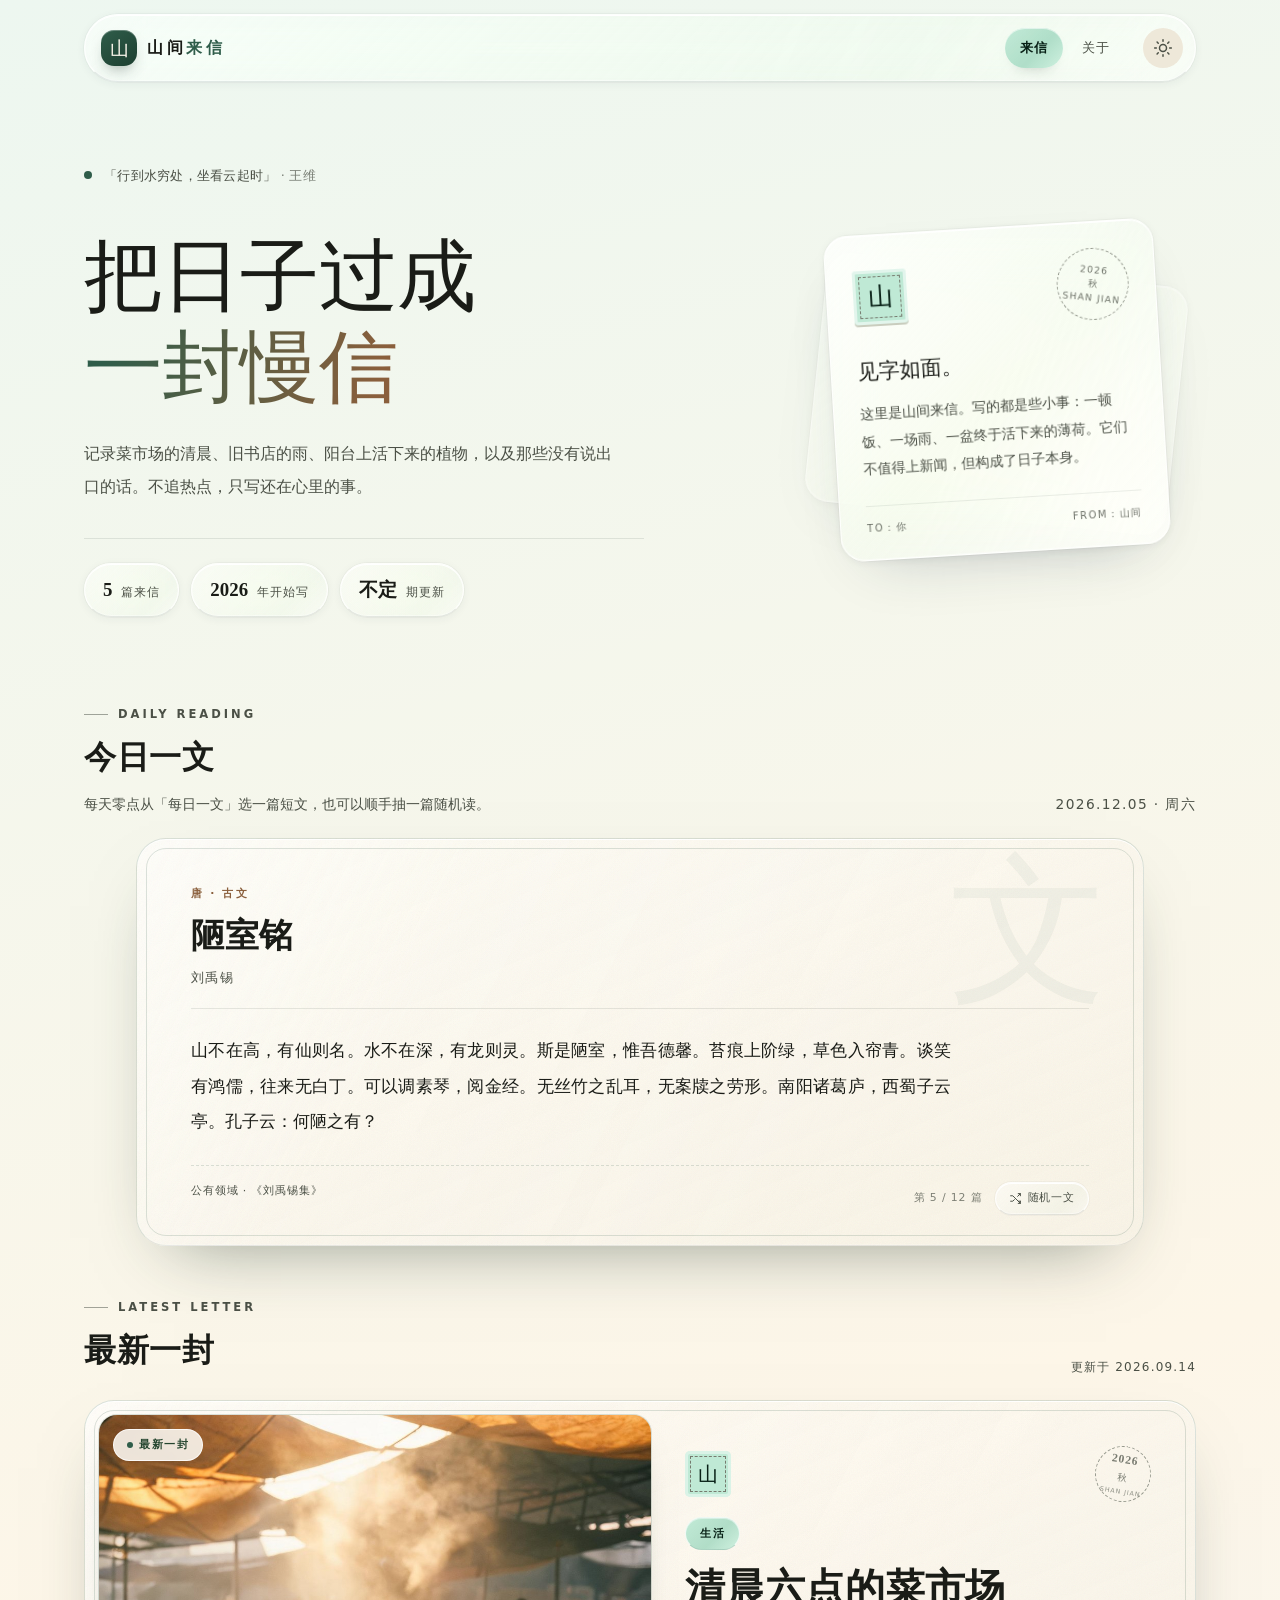
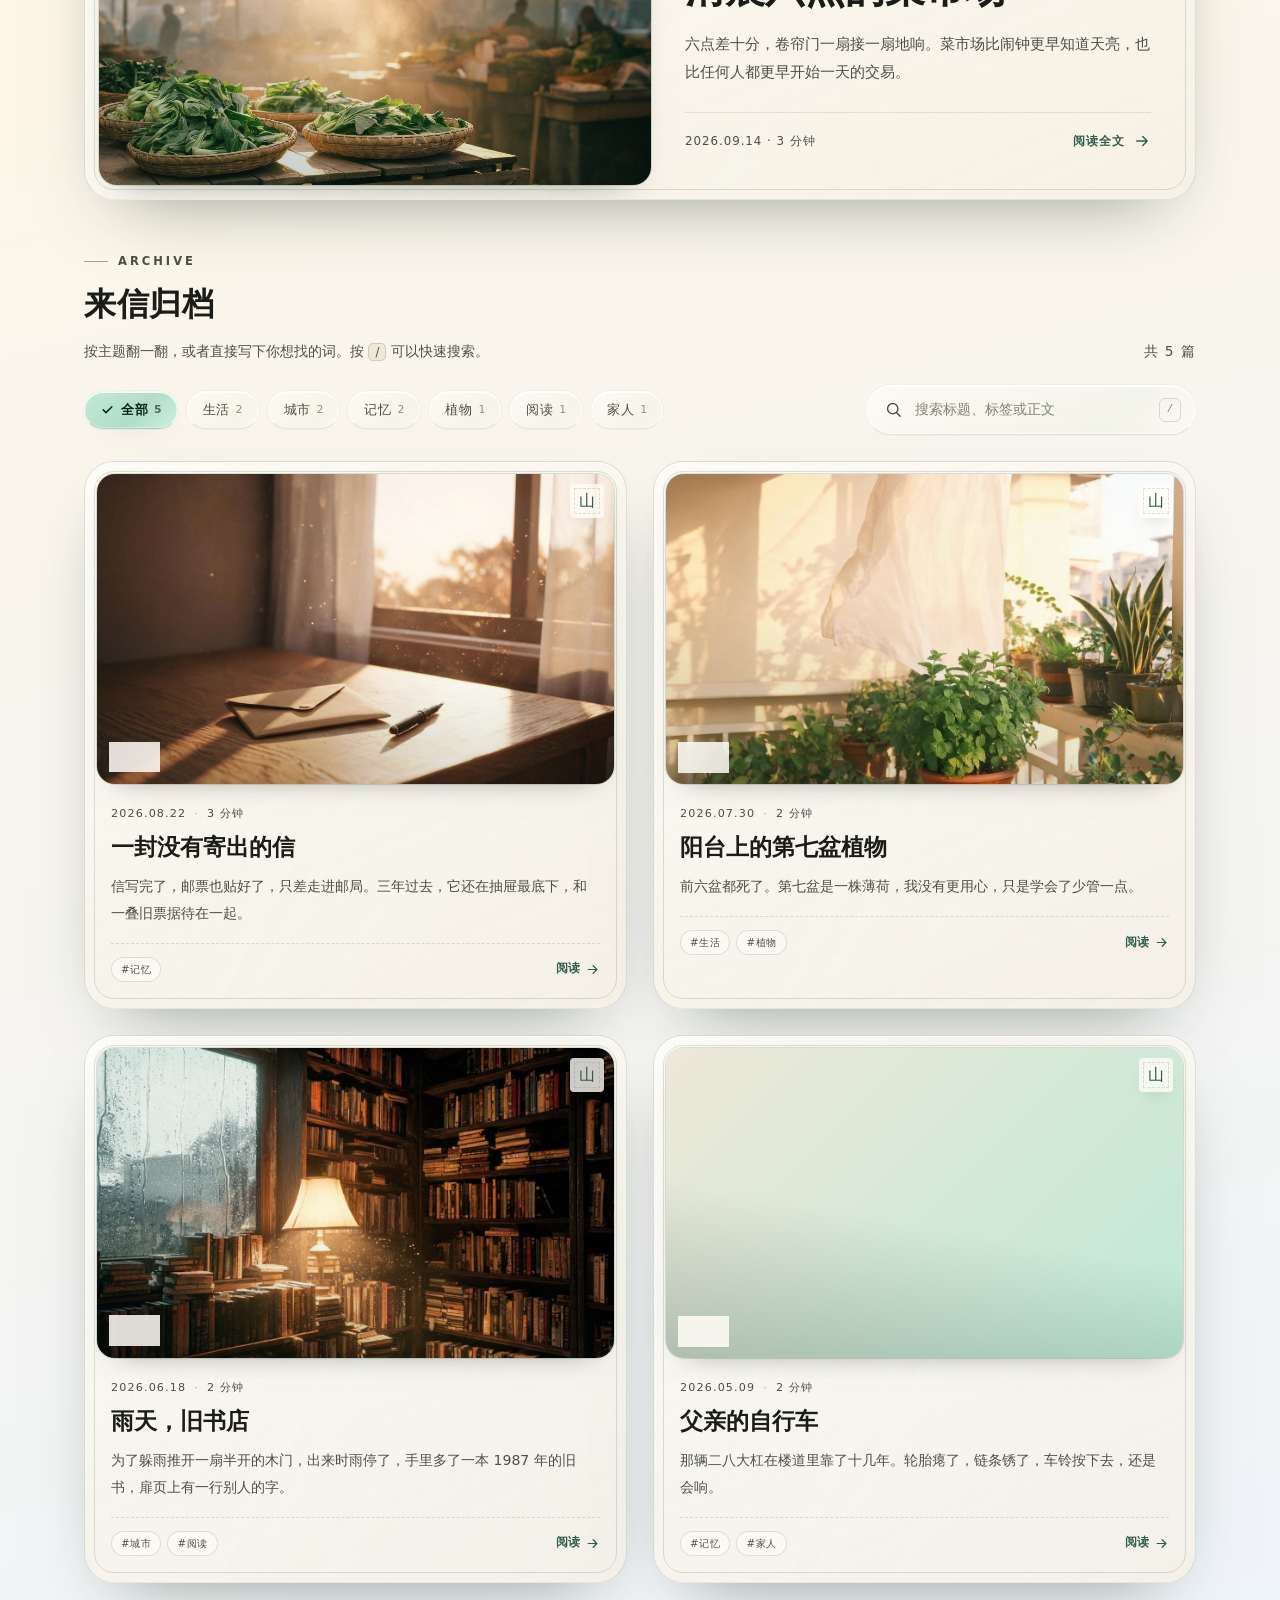
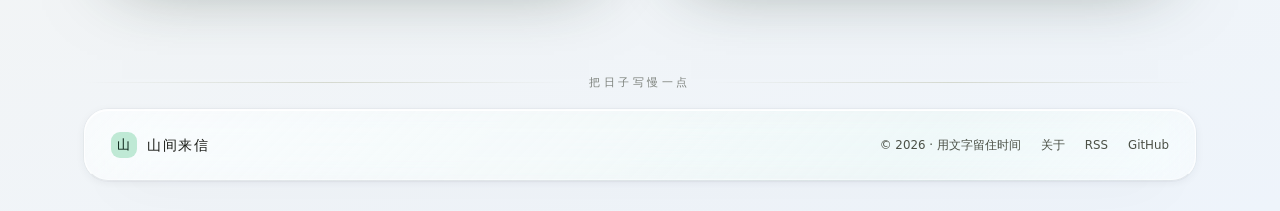
<file: index.html>
<!DOCTYPE html>
<html lang="zh-CN" data-theme="light">
<head>
  <meta charset="UTF-8">
  <meta name="viewport" content="width=device-width, initial-scale=1.0">
  <title>山间来信 | 生活随笔</title>
  <meta name="description" content="山间来信 —— 一个记录日常、城市、记忆与植物的生活随笔博客。不追热点，只写还在心里的事。">
  <meta name="theme-color" content="#faf6ec">
  <link rel="canonical" href="https://949487.github.io/shan-jian-lai-xin/">
  <link rel="alternate" type="application/rss+xml" title="山间来信" href="feed.xml">
  <meta property="og:site_name" content="山间来信">
  <meta property="og:title" content="山间来信 | 生活随笔">
  <meta property="og:description" content="不追热点，只写还在心里的事。">
  <meta property="og:type" content="website">
  <meta property="og:url" content="https://949487.github.io/shan-jian-lai-xin/">
  <meta property="og:image" content="https://949487.github.io/shan-jian-lai-xin/assets/img/letter.jpg">
  <meta name="twitter:card" content="summary_large_image">
  <link rel="icon" href="assets/img/favicon.svg" type="image/svg+xml">
  <link rel="stylesheet" href="assets/css/style.css?v=11">
  <script>
    (function () {
      document.documentElement.classList.add("js");
      try {
        var t = localStorage.getItem("theme");
        if (!t) t = matchMedia("(prefers-color-scheme: dark)").matches ? "dark" : "light";
        document.documentElement.dataset.theme = t;
        var m = document.querySelector('meta[name="theme-color"]');
        if (m) m.content = t === "dark" ? "#0f120f" : "#faf6ec";
      } catch (e) {}
    })();
  </script>
</head>
<body>
  <a class="skip-link" href="#main">跳到正文</a>

  <header class="site-header" id="site-header">
    <div class="header-bar glass">
      <a class="brand" href="index.html" aria-label="山间来信 · 首页">
        <span class="brand-mark" aria-hidden="true">山</span>
        <span class="brand-text">山间<span>来信</span></span>
      </a>
      <nav class="nav" aria-label="主导航">
        <a href="index.html" class="is-active" aria-current="page">来信</a>
        <a href="about.html">关于</a>
      </nav>
      <div class="header-actions">
        <button class="icon-btn ripple" data-theme-toggle type="button" aria-label="切换深色模式">
          <svg class="icon-sun" viewBox="0 0 24 24" fill="none" stroke="currentColor" stroke-width="1.8" stroke-linecap="round" aria-hidden="true">
            <circle cx="12" cy="12" r="4.2"/>
            <path d="M12 2v2M12 20v2M2 12h2M20 12h2M4.9 4.9l1.4 1.4M17.7 17.7l1.4 1.4M19.1 4.9l-1.4 1.4M6.3 17.7l-1.4 1.4"/>
          </svg>
          <svg class="icon-moon" viewBox="0 0 24 24" fill="none" stroke="currentColor" stroke-width="1.8" stroke-linecap="round" stroke-linejoin="round" aria-hidden="true">
            <path d="M20.5 14.2A8.5 8.5 0 1 1 9.8 3.5a7 7 0 0 0 10.7 10.7Z"/>
          </svg>
        </button>
      </div>
    </div>
  </header>

  <main id="main">
    <noscript>
      <div class="wrap">
        <div class="noscript-note">来信列表与今日一文由 JavaScript 渲染。启用 JavaScript 后可以看到全部文章，也可以直接访问 <a href="https://github.com/949487">GitHub</a>。</div>
      </div>
    </noscript>
    <section class="hero wrap">
      <div class="hero-copy">
        <div class="eyebrow eyebrow--quote reveal"><span class="pulse-dot" aria-hidden="true"></span><span class="quote-text" id="hero-quote">「行到水穷处，坐看云起时」<span class="quote-author"> · 王维</span></span></div>
        <h1 class="reveal" style="--i:1">把日子过成<br><em>一封慢信</em></h1>
        <p class="hero-lead reveal" style="--i:2">记录菜市场的清晨、旧书店的雨、阳台上活下来的植物，以及那些没有说出口的话。不追热点，只写还在心里的事。</p>
        <div class="hero-stats reveal" style="--i:3">
          <div class="stat glass"><b id="stat-count">0</b><span>篇来信</span></div>
          <div class="stat glass"><b>2026</b><span>年开始写</span></div>
          <div class="stat glass"><b>不定</b><span>期更新</span></div>
        </div>
      </div>

      <div class="hero-letter reveal" style="--i:2" aria-hidden="true">
        <div class="letter-card letter-card--back"></div>
        <div class="letter-card">
          <div class="letter-top">
            <span class="stamp">山</span>
            <span class="postmark">2026<br>秋<br>SHAN JIAN</span>
          </div>
          <p class="letter-line">见字如面。</p>
          <p class="letter-body">这里是山间来信。写的都是些小事：一顿饭、一场雨、一盆终于活下来的薄荷。它们不值得上新闻，但构成了日子本身。</p>
          <div class="letter-foot">
            <span>TO：你</span>
            <span>FROM：山间</span>
          </div>
        </div>
      </div>
    </section>

    <section class="wrap section" id="daily" aria-labelledby="daily-title">
      <div class="section-head">
        <div>
          <div class="eyebrow">Daily reading</div>
          <h2 id="daily-title">今日一文</h2>
          <p>每天零点从「每日一文」选一篇短文，也可以顺手抽一篇随机读。</p>
        </div>
        <p class="result-meta" id="daily-date"></p>
      </div>

      <article class="daily-card paper reveal" id="daily-card">
        <header class="daily-head">
          <p class="daily-era" id="daily-era"></p>
          <h3 id="daily-title-text"></h3>
          <p class="daily-author" id="daily-author"></p>
        </header>
        <div class="daily-body" id="daily-body"></div>
        <button class="daily-expand ripple" id="daily-expand" type="button" hidden>展开全文</button>
        <footer class="daily-foot">
          <span id="daily-source"></span>
          <div class="daily-actions">
            <span class="daily-count" id="daily-count"></span>
            <button class="daily-shuffle" id="daily-shuffle" type="button" aria-label="随机读一篇短文">
              <svg viewBox="0 0 24 24" fill="none" stroke="currentColor" stroke-width="1.8" stroke-linecap="round" stroke-linejoin="round" aria-hidden="true">
                <path d="M17 3h4v4M21 3l-5 5M3 7h4l10 10h4M17 21h4v-4M21 21l-5-5M3 17h4l3-3"/>
              </svg>
              <span>随机一文</span>
            </button>
          </div>
        </footer>
      </article>
    </section>

    <section class="wrap section" id="latest" aria-labelledby="latest-title">
      <div class="section-head">
        <div>
          <div class="eyebrow">Latest letter</div>
          <h2 id="latest-title">最新一封</h2>
        </div>
        <div class="result-meta" id="featured-meta"></div>
      </div>
      <div id="featured"></div>
    </section>

    <section class="wrap section" id="archive" aria-labelledby="archive-title">
      <div class="section-head">
        <div>
          <div class="eyebrow">Archive</div>
          <h2 id="archive-title">来信归档</h2>
          <p>按主题翻一翻，或者直接写下你想找的词。按 <kbd>/</kbd> 可以快速搜索。</p>
        </div>
        <p class="result-meta" id="result-meta" aria-live="polite"></p>
      </div>

      <div class="toolbar">
        <div class="chips" id="filters" aria-label="按标签筛选"></div>
        <div class="search-field" id="search-field">
          <svg viewBox="0 0 24 24" fill="none" stroke="currentColor" stroke-width="1.8" stroke-linecap="round" aria-hidden="true">
            <circle cx="11" cy="11" r="6.5"/>
            <path d="m16 16 4.5 4.5"/>
          </svg>
          <input id="search" type="search" placeholder="搜索标题、标签或正文" aria-label="搜索文章" autocomplete="off">
          <kbd class="search-kbd">/</kbd>
          <button class="search-clear ripple" id="search-clear" type="button" aria-label="清空搜索">
            <svg viewBox="0 0 24 24" fill="none" stroke="currentColor" stroke-width="2" stroke-linecap="round" aria-hidden="true">
              <path d="M6 6l12 12M18 6 6 18"/>
            </svg>
          </button>
        </div>
      </div>

      <div class="post-grid" id="post-list"></div>
    </section>
  </main>

  <footer class="site-footer">
    <div class="footer-colophon" aria-hidden="true"><span>把日子写慢一点</span></div>
    <div class="footer-bar glass">
      <div class="footer-brand"><i aria-hidden="true">山</i>山间来信</div>
      <div class="footer-links">
        <span>© <span id="year">2026</span> · 用文字留住时间</span>
        <a href="about.html">关于</a>
        <a href="feed.xml" type="application/rss+xml">RSS</a>
        <a href="https://github.com/949487" target="_blank" rel="noopener">GitHub</a>
      </div>
    </div>
  </footer>

  <div class="fab-stack">
    <button class="fab ripple" id="to-top" type="button" data-tooltip="回到顶部" aria-label="回到顶部">
      <svg viewBox="0 0 24 24" fill="none" stroke="currentColor" stroke-width="1.9" stroke-linecap="round" stroke-linejoin="round" aria-hidden="true">
        <path d="M12 19V5M5 12l7-7 7 7"/>
      </svg>
    </button>
  </div>

  <script src="data/daily.js?v=4"></script>
  <script src="data/posts.js?v=4"></script>
  <script src="assets/js/main.js?v=6"></script>
</body>
</html>
</file>
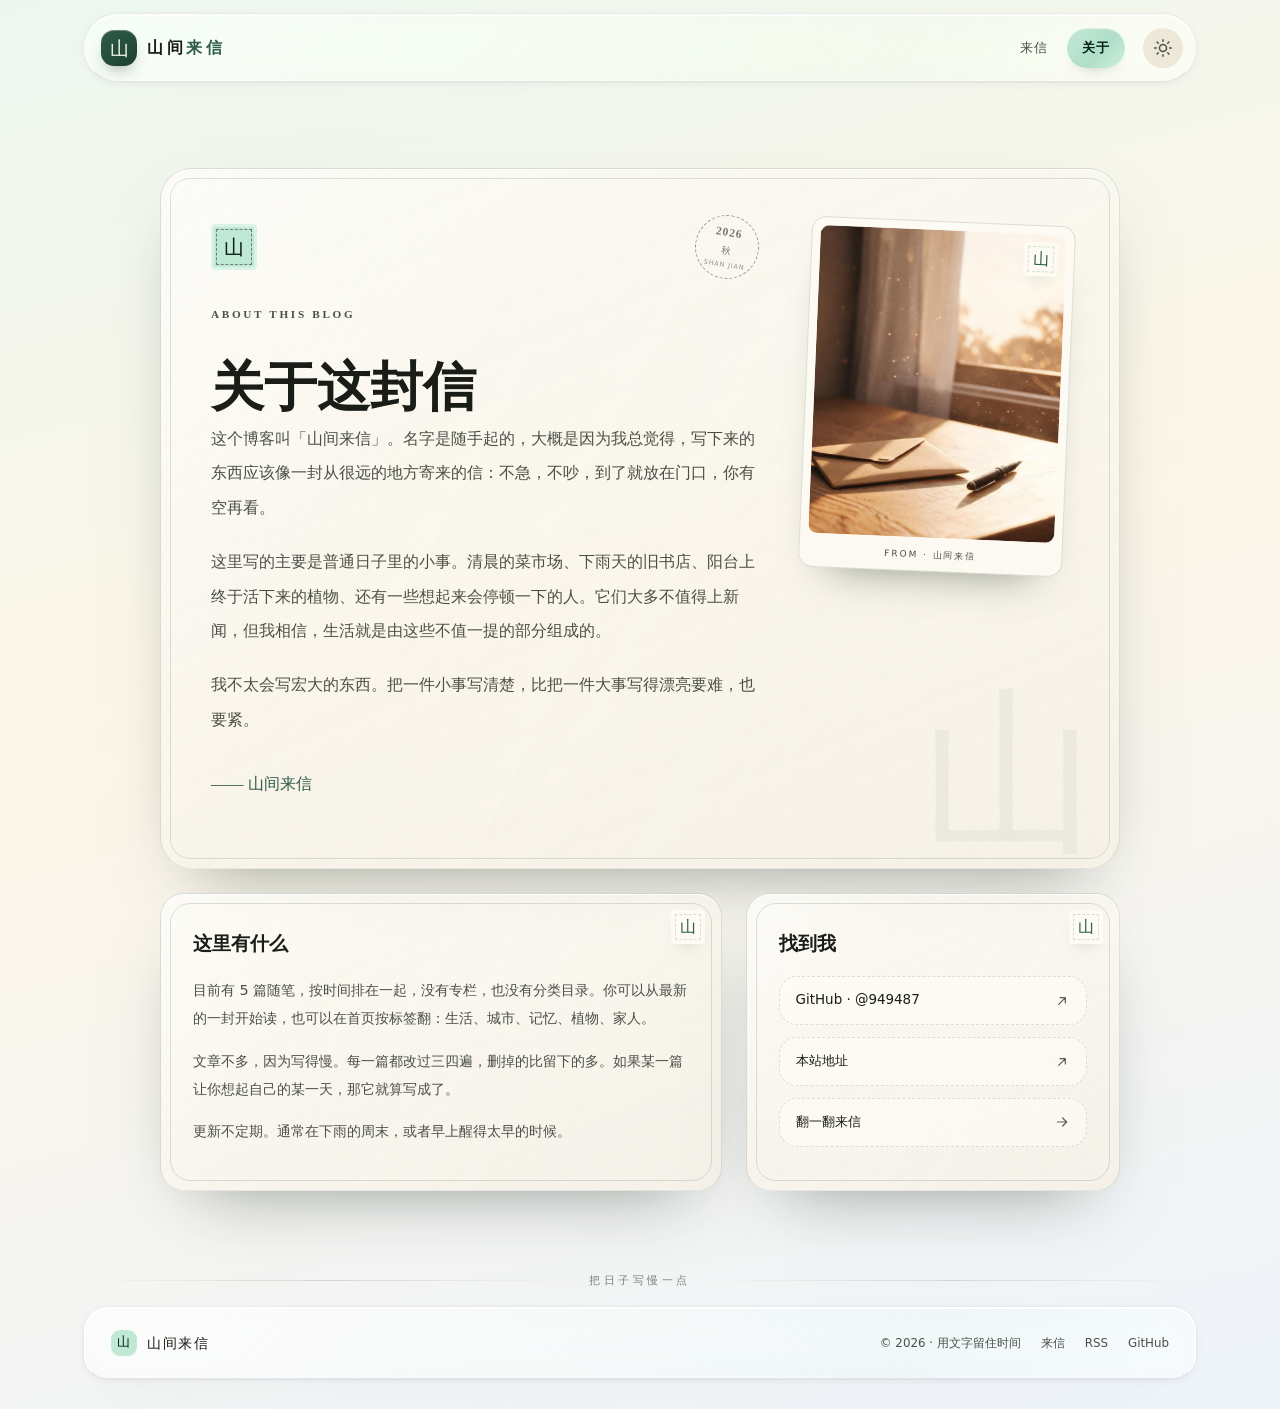
<file: about.html>
<!DOCTYPE html>
<html lang="zh-CN" data-theme="light">
<head>
  <meta charset="UTF-8">
  <meta name="viewport" content="width=device-width, initial-scale=1.0">
  <title>关于 | 山间来信</title>
  <meta name="description" content="关于山间来信，与写这些字的人。">
  <link rel="canonical" href="https://949487.github.io/shan-jian-lai-xin/about.html">
  <link rel="alternate" type="application/rss+xml" title="山间来信" href="feed.xml">
  <meta property="og:site_name" content="山间来信">
  <meta property="og:type" content="website">
  <meta property="og:title" content="关于 | 山间来信">
  <meta property="og:description" content="关于山间来信，与写这些字的人。">
  <meta property="og:url" content="https://949487.github.io/shan-jian-lai-xin/about.html">
  <meta property="og:image" content="https://949487.github.io/shan-jian-lai-xin/assets/img/letter.jpg">
  <meta name="twitter:card" content="summary_large_image">
  <meta name="theme-color" content="#faf6ec">
  <link rel="icon" href="assets/img/favicon.svg" type="image/svg+xml">
  <link rel="stylesheet" href="assets/css/style.css?v=11">
  <script>
    (function () {
      document.documentElement.classList.add("js");
      try {
        var t = localStorage.getItem("theme");
        if (!t) t = matchMedia("(prefers-color-scheme: dark)").matches ? "dark" : "light";
        document.documentElement.dataset.theme = t;
        var m = document.querySelector('meta[name="theme-color"]');
        if (m) m.content = t === "dark" ? "#0f120f" : "#faf6ec";
      } catch (e) {}
    })();
  </script>
</head>
<body>
  <a class="skip-link" href="#main">跳到正文</a>

  <header class="site-header" id="site-header">
    <div class="header-bar glass">
      <a class="brand" href="index.html" aria-label="山间来信 · 首页">
        <span class="brand-mark" aria-hidden="true">山</span>
        <span class="brand-text">山间<span>来信</span></span>
      </a>
      <nav class="nav" aria-label="主导航">
        <a href="index.html">来信</a>
        <a href="about.html" class="is-active" aria-current="page">关于</a>
      </nav>
      <div class="header-actions">
        <button class="icon-btn ripple" data-theme-toggle type="button" aria-label="切换深色模式">
          <svg class="icon-sun" viewBox="0 0 24 24" fill="none" stroke="currentColor" stroke-width="1.8" stroke-linecap="round" aria-hidden="true">
            <circle cx="12" cy="12" r="4.2"/>
            <path d="M12 2v2M12 20v2M2 12h2M20 12h2M4.9 4.9l1.4 1.4M17.7 17.7l1.4 1.4M19.1 4.9l-1.4 1.4M6.3 17.7l-1.4 1.4"/>
          </svg>
          <svg class="icon-moon" viewBox="0 0 24 24" fill="none" stroke="currentColor" stroke-width="1.8" stroke-linecap="round" stroke-linejoin="round" aria-hidden="true">
            <path d="M20.5 14.2A8.5 8.5 0 1 1 9.8 3.5a7 7 0 0 0 10.7 10.7Z"/>
          </svg>
        </button>
      </div>
    </div>
  </header>

  <main id="main" class="wrap about-page">
    <section class="about-hero paper reveal">
      <div class="about-hero-copy">
        <div class="paper-mark" aria-hidden="true">
          <span class="paper-stamp">山</span>
          <span class="paper-postmark"><b>2026</b><span>秋</span><em>SHAN JIAN</em></span>
        </div>
        <p class="lead">About this blog</p>
        <h1>关于这封信</h1>
        <p>这个博客叫「山间来信」。名字是随手起的，大概是因为我总觉得，写下来的东西应该像一封从很远的地方寄来的信：不急，不吵，到了就放在门口，你有空再看。</p>
        <p>这里写的主要是普通日子里的小事。清晨的菜市场、下雨天的旧书店、阳台上终于活下来的植物、还有一些想起来会停顿一下的人。它们大多不值得上新闻，但我相信，生活就是由这些不值一提的部分组成的。</p>
        <p>我不太会写宏大的东西。把一件小事写清楚，比把一件大事写得漂亮要难，也要紧。</p>
        <p class="sign">—— 山间来信</p>
      </div>

      <figure class="about-photo">
        <img src="assets/img/letter.jpg" alt="桌面上摊开的信纸与旧物" loading="lazy" decoding="async">
        <span class="card-stamp" aria-hidden="true">山</span>
        <figcaption>FROM · 山间来信</figcaption>
      </figure>
    </section>

    <div class="about-grid">
      <section class="about-card paper reveal" style="--i:1">
        <span class="card-stamp" aria-hidden="true">山</span>
        <h2>这里有什么</h2>
        <p>目前有 5 篇随笔，按时间排在一起，没有专栏，也没有分类目录。你可以从最新的一封开始读，也可以在首页按标签翻：生活、城市、记忆、植物、家人。</p>
        <p>文章不多，因为写得慢。每一篇都改过三四遍，删掉的比留下的多。如果某一篇让你想起自己的某一天，那它就算写成了。</p>
        <p>更新不定期。通常在下雨的周末，或者早上醒得太早的时候。</p>
      </section>

      <aside class="about-card paper reveal" style="--i:2">
        <span class="card-stamp" aria-hidden="true">山</span>
        <h2>找到我</h2>
        <div class="about-list">
          <a href="https://github.com/949487" target="_blank" rel="noopener">
            <span>GitHub · @949487</span>
            <svg viewBox="0 0 24 24" fill="none" stroke="currentColor" stroke-width="1.8" stroke-linecap="round" stroke-linejoin="round" aria-hidden="true">
              <path d="M7 17 17 7M9 7h8v8"/>
            </svg>
          </a>
          <a href="https://949487.github.io/shan-jian-lai-xin/" target="_blank" rel="noopener">
            <span>本站地址</span>
            <svg viewBox="0 0 24 24" fill="none" stroke="currentColor" stroke-width="1.8" stroke-linecap="round" stroke-linejoin="round" aria-hidden="true">
              <path d="M7 17 17 7M9 7h8v8"/>
            </svg>
          </a>
          <a href="index.html#archive">
            <span>翻一翻来信</span>
            <svg viewBox="0 0 24 24" fill="none" stroke="currentColor" stroke-width="1.8" stroke-linecap="round" stroke-linejoin="round" aria-hidden="true">
              <path d="M5 12h14M13 6l6 6-6 6"/>
            </svg>
          </a>
        </div>
      </aside>
    </div>
  </main>

  <footer class="site-footer">
    <div class="footer-colophon" aria-hidden="true"><span>把日子写慢一点</span></div>
    <div class="footer-bar glass">
      <div class="footer-brand"><i aria-hidden="true">山</i>山间来信</div>
      <div class="footer-links">
        <span>© <span id="year">2026</span> · 用文字留住时间</span>
        <a href="index.html">来信</a>
        <a href="feed.xml" type="application/rss+xml">RSS</a>
        <a href="https://github.com/949487" target="_blank" rel="noopener">GitHub</a>
      </div>
    </div>
  </footer>

  <script src="assets/js/main.js?v=6"></script>
</body>
</html>
</file>
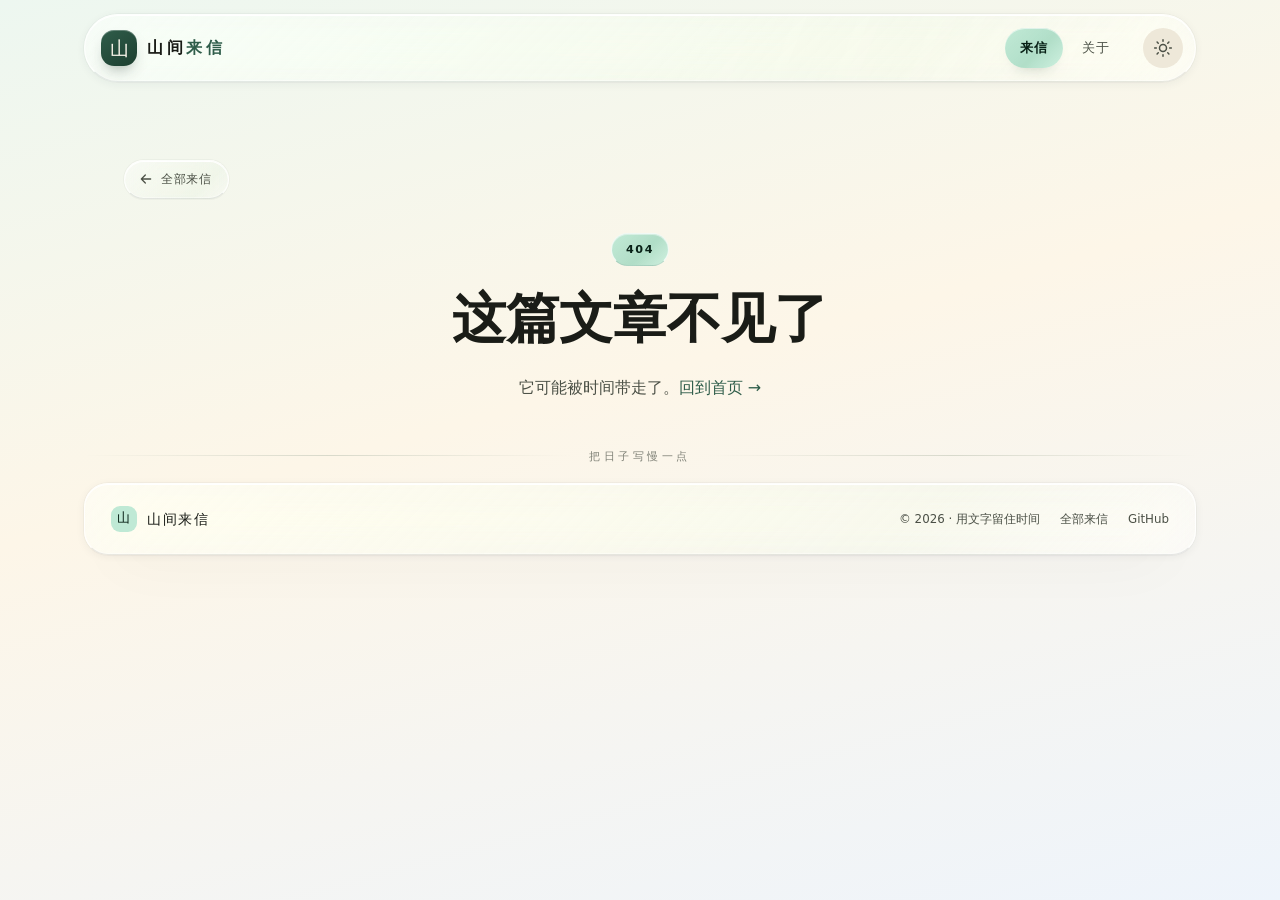
<file: post.html>
<!DOCTYPE html>
<html lang="zh-CN" data-theme="light">
<head>
  <meta charset="UTF-8">
  <meta name="viewport" content="width=device-width, initial-scale=1.0">
  <title>文章 | 山间来信</title>
  <meta name="description" content="山间来信，一篇生活随笔。">
  <link rel="canonical" id="canonical-link" href="https://949487.github.io/shan-jian-lai-xin/post.html">
  <link rel="alternate" type="application/rss+xml" title="山间来信" href="feed.xml">
  <meta property="og:site_name" content="山间来信">
  <meta property="og:type" content="article">
  <meta property="og:title" id="og-title" content="文章 | 山间来信">
  <meta property="og:description" id="og-description" content="山间来信，一篇生活随笔。">
  <meta property="og:url" id="og-url" content="https://949487.github.io/shan-jian-lai-xin/post.html">
  <meta property="og:image" id="og-image" content="https://949487.github.io/shan-jian-lai-xin/assets/img/letter.jpg">
  <meta name="twitter:card" content="summary_large_image">
  <meta name="theme-color" content="#faf6ec">
  <link rel="icon" href="assets/img/favicon.svg" type="image/svg+xml">
  <link rel="stylesheet" href="assets/css/style.css?v=11">
  <script>
    (function () {
      document.documentElement.classList.add("js");
      try {
        var t = localStorage.getItem("theme");
        if (!t) t = matchMedia("(prefers-color-scheme: dark)").matches ? "dark" : "light";
        document.documentElement.dataset.theme = t;
        var m = document.querySelector('meta[name="theme-color"]');
        if (m) m.content = t === "dark" ? "#0f120f" : "#faf6ec";
      } catch (e) {}
    })();
  </script>
</head>
<body>
  <a class="skip-link" href="#main">跳到正文</a>
  <div class="read-progress" id="read-progress" aria-hidden="true"></div>

  <header class="site-header" id="site-header">
    <div class="header-bar glass">
      <a class="brand" href="index.html" aria-label="山间来信 · 首页">
        <span class="brand-mark" aria-hidden="true">山</span>
        <span class="brand-text">山间<span>来信</span></span>
      </a>
      <nav class="nav" aria-label="主导航">
        <a href="index.html" class="is-active" aria-current="page">来信</a>
        <a href="about.html">关于</a>
      </nav>
      <div class="header-actions">
        <button class="icon-btn ripple" data-theme-toggle type="button" aria-label="切换深色模式">
          <svg class="icon-sun" viewBox="0 0 24 24" fill="none" stroke="currentColor" stroke-width="1.8" stroke-linecap="round" aria-hidden="true">
            <circle cx="12" cy="12" r="4.2"/>
            <path d="M12 2v2M12 20v2M2 12h2M20 12h2M4.9 4.9l1.4 1.4M17.7 17.7l1.4 1.4M19.1 4.9l-1.4 1.4M6.3 17.7l-1.4 1.4"/>
          </svg>
          <svg class="icon-moon" viewBox="0 0 24 24" fill="none" stroke="currentColor" stroke-width="1.8" stroke-linecap="round" stroke-linejoin="round" aria-hidden="true">
            <path d="M20.5 14.2A8.5 8.5 0 1 1 9.8 3.5a7 7 0 0 0 10.7 10.7Z"/>
          </svg>
        </button>
      </div>
    </div>
  </header>

  <main id="main" class="post-page">
    <noscript>
      <div class="wrap">
        <div class="noscript-note">文章内容由 JavaScript 读取。启用 JavaScript 后即可正常阅读，也可以<a href="index.html">回到首页</a>。</div>
      </div>
    </noscript>
    <div class="wrap post-wrap">
      <a class="back-pill ripple" href="index.html">
        <svg viewBox="0 0 24 24" fill="none" stroke="currentColor" stroke-width="1.9" stroke-linecap="round" stroke-linejoin="round" aria-hidden="true">
          <path d="M19 12H5M11 6l-6 6 6 6"/>
        </svg>
        全部来信
      </a>

      <header class="post-head">
        <div class="post-kicker" id="post-kicker">随笔</div>
        <h1 id="post-title">加载中…</h1>
        <div class="post-submeta">
          <span class="meta-pill">
            <svg viewBox="0 0 24 24" fill="none" stroke="currentColor" stroke-width="1.8" stroke-linecap="round" aria-hidden="true">
              <rect x="3.5" y="5" width="17" height="15.5" rx="3"/>
              <path d="M3.5 9.5h17M8 3v4M16 3v4"/>
            </svg>
            <span id="post-date"></span>
          </span>
          <span class="meta-pill">
            <svg viewBox="0 0 24 24" fill="none" stroke="currentColor" stroke-width="1.8" stroke-linecap="round" aria-hidden="true">
              <circle cx="12" cy="12" r="8.5"/>
              <path d="M12 7.5V12l3 1.8"/>
            </svg>
            <span id="post-read"></span>
          </span>
          <span class="meta-pill" id="post-tag"></span>
        </div>
      </header>

      <figure class="post-hero glass" id="post-hero"></figure>

      <nav class="toc-mobile" id="toc-mobile" aria-label="文章目录"></nav>

      <div class="post-layout">
        <article class="post-body" id="post-content"></article>
        <aside class="toc glass" id="toc" aria-label="文章目录">
          <div class="toc-title">本页目录</div>
          <div class="toc-list" id="toc-list"></div>
        </aside>
      </div>

      <footer class="post-end">
        <div class="author-card glass">
          <span class="avatar" aria-hidden="true">山</span>
          <div>
            <b>山间来信</b>
            <p>把普通日子写成信。不定期更新，通常在下雨的周末。</p>
          </div>
          <a class="btn btn--tonal ripple" href="about.html">关于这个博客</a>
        </div>

        <div class="post-actions">
          <div class="post-tags" id="post-tags"></div>
          <div class="action-row">
            <button class="btn btn--tonal ripple" id="copy-link" type="button">
              <svg viewBox="0 0 24 24" fill="none" stroke="currentColor" stroke-width="1.8" stroke-linecap="round" stroke-linejoin="round" aria-hidden="true">
                <path d="M10 13a5 5 0 0 0 7.1 0l2-2a5 5 0 0 0-7.1-7.1L10.8 5"/>
                <path d="M14 11a5 5 0 0 0-7.1 0l-2 2a5 5 0 0 0 7.1 7.1l1.2-1.2"/>
              </svg>
              复制链接
            </button>
            <button class="btn btn--filled ripple" id="share-post" type="button">
              <svg viewBox="0 0 24 24" fill="none" stroke="currentColor" stroke-width="1.8" stroke-linecap="round" stroke-linejoin="round" aria-hidden="true">
                <circle cx="18" cy="5" r="2.6"/>
                <circle cx="6" cy="12" r="2.6"/>
                <circle cx="18" cy="19" r="2.6"/>
                <path d="m8.3 10.8 7.4-4.3M8.3 13.2l7.4 4.3"/>
              </svg>
              分享
            </button>
          </div>
        </div>

        <nav class="post-nav" id="post-nav" aria-label="文章导航"></nav>
        <section class="related" id="related" aria-label="相关文章" hidden></section>
      </footer>
    </div>
  </main>

  <footer class="site-footer">
    <div class="footer-colophon" aria-hidden="true"><span>把日子写慢一点</span></div>
    <div class="footer-bar glass">
      <div class="footer-brand"><i aria-hidden="true">山</i>山间来信</div>
      <div class="footer-links">
        <span>© <span id="year">2026</span> · 用文字留住时间</span>
        <a href="index.html">全部来信</a>
        <a href="https://github.com/949487" target="_blank" rel="noopener">GitHub</a>
      </div>
    </div>
  </footer>

  <div class="fab-stack">
    <button class="fab ripple" id="copy-fab" type="button" data-tooltip="复制链接" aria-label="复制文章链接">
      <svg viewBox="0 0 24 24" fill="none" stroke="currentColor" stroke-width="1.8" stroke-linecap="round" stroke-linejoin="round" aria-hidden="true">
        <path d="M10 13a5 5 0 0 0 7.1 0l2-2a5 5 0 0 0-7.1-7.1L10.8 5"/>
        <path d="M14 11a5 5 0 0 0-7.1 0l-2 2a5 5 0 0 0 7.1 7.1l1.2-1.2"/>
      </svg>
    </button>
    <button class="fab ripple" id="to-top" type="button" data-tooltip="回到顶部" aria-label="回到顶部">
      <svg viewBox="0 0 24 24" fill="none" stroke="currentColor" stroke-width="1.9" stroke-linecap="round" stroke-linejoin="round" aria-hidden="true">
        <path d="M12 19V5M5 12l7-7 7 7"/>
      </svg>
    </button>
  </div>

  <script src="data/posts.js?v=4"></script>
  <script src="assets/js/main.js?v=6"></script>
</body>
</html>
</file>
<file: assets/css/style.css>
/* =========================================================
   山间来信 · Material Design 3 × Glass
   ========================================================= */

/* ---------- Tokens ---------- */
:root {
  color-scheme: light;

  --primary: #2f5d4a;
  --on-primary: #ffffff;
  --primary-container: #bfe9d5;
  --on-primary-container: #082016;
  --secondary: #8a5f3c;
  --on-secondary: #ffffff;
  --secondary-container: #f4dfc8;
  --on-secondary-container: #2c1a0b;

  --surface: #faf6ec;
  --surface-container-lowest: #fffdf8;
  --surface-container-low: #f4efe3;
  --surface-container: #eee8d9;
  --surface-container-high: #e7e1d0;
  --on-surface: #1a1c17;
  --on-surface-variant: #4b5046;
  --outline: #767b6f;
  --outline-variant: #c9cdbe;
  --error: #ba1a1a;

  --primary-soft: rgba(47, 93, 74, .10);
  --secondary-soft: rgba(138, 95, 60, .10);

  /* 液态玻璃：多层渐变 + 高饱和模糊 + 边缘高光 */
  --glass-blur: 28px;
  --glass-sat: 1.7;
  --glass-brightness: 1.03;
  --glass: linear-gradient(135deg, rgba(255, 255, 255, .46) 0%, rgba(245, 250, 244, .30) 46%, rgba(228, 241, 231, .22) 74%, rgba(255, 255, 255, .38) 100%);
  --glass-strong: linear-gradient(135deg, rgba(255, 255, 255, .68) 0%, rgba(243, 249, 241, .50) 52%, rgba(255, 255, 255, .58) 100%);
  --glass-border: rgba(255, 255, 255, .78);
  --glass-border-dark: rgba(23, 34, 52, .09);
  --glass-highlight: inset 0 1px 0 rgba(255, 255, 255, .95), inset 0 -1px 0 rgba(255, 255, 255, .35), 0 0 0 1px rgba(26, 40, 30, .03);
  --glass-shadow: 0 24px 60px -34px rgba(31, 45, 70, .30), 0 2px 10px rgba(31, 45, 70, .06);
  --glass-accent: linear-gradient(135deg, rgba(191, 233, 213, .96) 0%, rgba(162, 216, 192, .84) 58%, rgba(203, 240, 222, .92) 100%);
  --glass-chrome: linear-gradient(135deg, rgba(255, 255, 255, .90) 0%, rgba(247, 251, 246, .84) 100%);

  /* 信纸卡片 */
  --paper-1: rgba(255, 253, 246, .80);
  --paper-2: rgba(247, 241, 228, .70);
  --paper-border: rgba(47, 93, 74, .16);
  --paper-frame: rgba(47, 93, 74, .17);
  --paper-highlight: rgba(255, 255, 255, .95);
  --paper-sheen: rgba(255, 255, 255, .40);
  --paper-shadow: 0 30px 70px -38px rgba(32, 52, 40, .55);
  --paper-inset: rgba(255, 253, 247, .55);

  --shadow-tint: rgba(20, 40, 30, .55);
  --shadow-tint-strong: rgba(20, 40, 30, .85);
  --pulse-glow: rgba(47, 93, 74, .35);

  --media-tag-bg: rgba(255, 253, 247, .86);
  --media-tag-fg: #24452f;
  --media-tag-dot: #2f5d4a;

  --inverse-surface: #1a1c17;
  --inverse-on-surface: #faf6ec;

  --hairline: rgba(26, 40, 30, .10);

  --body-base: linear-gradient(165deg, #edf7f0 0%, #fdf6e8 44%, #eef4fb 100%);
  --mesh-1: rgba(66, 178, 128, .78);
  --mesh-2: rgba(244, 166, 98, .72);
  --mesh-3: rgba(102, 158, 240, .68);
  --mesh-4: rgba(246, 208, 118, .58);
  --mesh-5: rgba(232, 140, 168, .42);

  --serif: "Noto Serif CJK SC", "Noto Serif SC", "Source Han Serif SC", "Songti SC", "STSong", "SimSun", Georgia, serif;
  --sans: "Noto Sans CJK SC", "Noto Sans SC", "PingFang SC", "Hiragino Sans GB", "Microsoft YaHei", system-ui, -apple-system, "Segoe UI", sans-serif;

  --r-xs: 10px;
  --r-sm: 14px;
  --r-md: 18px;
  --r-lg: 24px;
  --r-xl: 30px;
  --r-full: 999px;

  --ease-spring: cubic-bezier(.22, 1.2, .36, 1);
  --ease-emphasized: cubic-bezier(.2, 0, 0, 1);
  --nav-h: 68px;
}

[data-theme="dark"] {
  color-scheme: dark;

  --primary: #9bd4b7;
  --on-primary: #063726;
  --primary-container: #1d4835;
  --on-primary-container: #c2ecd8;
  --secondary: #e9c49b;
  --on-secondary: #3b2410;
  --secondary-container: #503017;
  --on-secondary-container: #f4dfc8;

  --surface: #0f120f;
  --surface-container-lowest: #141713;
  --surface-container-low: #171a16;
  --surface-container: #1c201a;
  --surface-container-high: #262b23;
  --on-surface: #e5e8de;
  --on-surface-variant: #c3c8ba;
  --outline: #8d9286;
  --outline-variant: #434a3f;
  --error: #ffb4ab;

  --primary-soft: rgba(155, 212, 183, .12);
  --secondary-soft: rgba(233, 196, 155, .12);

  --glass-blur: 30px;
  --glass-sat: 1.55;
  --glass-brightness: 1.02;
  --glass: linear-gradient(135deg, rgba(92, 108, 88, .50) 0%, rgba(48, 58, 45, .46) 48%, rgba(24, 30, 24, .56) 100%);
  --glass-strong: linear-gradient(135deg, rgba(86, 100, 82, .62) 0%, rgba(46, 56, 43, .64) 54%, rgba(30, 37, 29, .70) 100%);
  --glass-border: rgba(255, 255, 255, .20);
  --glass-border-dark: rgba(0, 0, 0, .48);
  --glass-highlight: inset 0 1px 0 rgba(255, 255, 255, .18), inset 0 -1px 0 rgba(0, 0, 0, .42), 0 0 0 1px rgba(0, 0, 0, .18);
  --glass-shadow: 0 28px 64px -32px rgba(0, 0, 0, .85), 0 2px 10px rgba(0, 0, 0, .35);
  --glass-accent: linear-gradient(135deg, rgba(31, 76, 56, .94) 0%, rgba(23, 57, 42, .88) 58%, rgba(38, 90, 67, .92) 100%);
  --glass-chrome: linear-gradient(135deg, rgba(30, 37, 29, .94) 0%, rgba(20, 25, 20, .92) 100%);

  /* 信纸卡片 */
  --paper-1: rgba(41, 48, 39, .86);
  --paper-2: rgba(31, 37, 30, .84);
  --paper-border: rgba(255, 255, 255, .14);
  --paper-frame: rgba(255, 255, 255, .13);
  --paper-highlight: rgba(255, 255, 255, .10);
  --paper-sheen: rgba(255, 255, 255, .12);
  --paper-shadow: 0 32px 80px -40px rgba(0, 0, 0, .92);
  --paper-inset: rgba(255, 255, 255, .04);

  --shadow-tint: rgba(0, 0, 0, .85);
  --shadow-tint-strong: rgba(0, 0, 0, .95);
  --pulse-glow: rgba(155, 212, 183, .35);

  --media-tag-bg: rgba(18, 24, 18, .72);
  --media-tag-fg: #cfead9;
  --media-tag-dot: #9bd4b7;

  --inverse-surface: #2c332b;
  --inverse-on-surface: #e5e8de;

  --hairline: rgba(255, 255, 255, .08);

  --body-base: linear-gradient(165deg, #0a1510 0%, #14100a 50%, #0a1119 100%);
  --mesh-1: rgba(28, 150, 96, .72);
  --mesh-2: rgba(186, 96, 42, .62);
  --mesh-3: rgba(40, 92, 182, .70);
  --mesh-4: rgba(168, 134, 44, .50);
  --mesh-5: rgba(140, 52, 84, .40);
}

/* ---------- Reset ---------- */
*,
*::before,
*::after { box-sizing: border-box; }

html {
  -webkit-text-size-adjust: 100%;
  scroll-behavior: smooth;
  scroll-padding-top: 96px;
  background: var(--surface);
}

body {
  margin: 0;
  min-height: 100vh;
  background: var(--body-base);
  color: var(--on-surface);
  font-family: var(--sans);
  font-size: 16px;
  line-height: 1.7;
  -webkit-font-smoothing: antialiased;
  text-rendering: optimizeLegibility;
  overflow-x: hidden;
}

/* 背景：流动的色斑 + 纸张颗粒 */
body::before {
  content: "";
  position: fixed;
  inset: -12%;
  z-index: -2;
  background:
    radial-gradient(44% 48% at 12% 8%, var(--mesh-1), transparent 64%),
    radial-gradient(42% 44% at 88% 4%, var(--mesh-2), transparent 66%),
    radial-gradient(50% 48% at 72% 88%, var(--mesh-3), transparent 68%),
    radial-gradient(38% 40% at 26% 74%, var(--mesh-4), transparent 70%),
    radial-gradient(30% 34% at 62% 18%, var(--mesh-5), transparent 72%),
    radial-gradient(30% 34% at 96% 58%, var(--mesh-1), transparent 72%);
  filter: blur(40px) saturate(1.4);
  animation: mesh-drift 30s ease-in-out infinite alternate;
  pointer-events: none;
}

body::after {
  content: "";
  position: fixed;
  inset: 0;
  z-index: -1;
  pointer-events: none;
  opacity: .55;
  background-image: url("data:image/svg+xml,%3Csvg xmlns='http://www.w3.org/2000/svg' width='180' height='180'%3E%3Cfilter id='n'%3E%3CfeTurbulence type='fractalNoise' baseFrequency='.82' numOctaves='3' stitchTiles='stitch'/%3E%3C/filter%3E%3Crect width='180' height='180' filter='url(%23n)' opacity='.075'/%3E%3C/svg%3E");
}

@keyframes mesh-drift {
  0% { transform: translate3d(-1.5%, -1%, 0) scale(1); }
  50% { transform: translate3d(1.5%, 1.5%, 0) scale(1.04); }
  100% { transform: translate3d(-1%, 2%, 0) scale(1.02); }
}

img { max-width: 100%; display: block; }

a { color: inherit; text-decoration: none; }

button,
input { font: inherit; color: inherit; }

button { cursor: pointer; }

::selection {
  background: var(--primary-container);
  color: var(--on-primary-container);
}

:focus-visible {
  outline: 2px solid var(--primary);
  outline-offset: 3px;
}

/* 标题避免孤字，正文保持更好的换行节奏 */
h1, h2, h3 { text-wrap: balance; }
.hero-lead,
.post-card p,
.feature-content p,
.post-body p,
.daily-body p { text-wrap: pretty; }

/* 日期与数字用等宽数字，列表对齐更稳 */
time,
.stat b,
.result-meta { font-variant-numeric: tabular-nums; }

/* 细滚动条，和玻璃语言一致 */
@supports (scrollbar-color: auto) {
  html {
    scrollbar-width: thin;
    scrollbar-color: var(--outline-variant) transparent;
  }
}
::-webkit-scrollbar { width: 10px; height: 10px; }
::-webkit-scrollbar-thumb {
  border: 3px solid transparent;
  border-radius: 99px;
  background-clip: content-box;
  background-color: var(--outline-variant);
}
::-webkit-scrollbar-thumb:hover { background-color: var(--outline); }

[hidden] { display: none !important; }

/* ---------- Layout helpers ---------- */
.wrap {
  width: 100%;
  max-width: 1160px;
  margin: 0 auto;
  padding: 0 24px;
}

.glass {
  background: var(--glass);
  border: 1px solid var(--glass-border);
  border-bottom-color: var(--glass-border-dark);
  box-shadow: var(--glass-shadow), var(--glass-highlight);
  -webkit-backdrop-filter: blur(var(--glass-blur)) saturate(var(--glass-sat)) brightness(var(--glass-brightness));
  backdrop-filter: blur(var(--glass-blur)) saturate(var(--glass-sat)) brightness(var(--glass-brightness));
}

/* 信纸卡片：暖色纸面 + 内框 + 邮票/邮戳 */
.paper {
  position: relative;
  background:
    url("data:image/svg+xml,%3Csvg xmlns='http://www.w3.org/2000/svg' width='180' height='180'%3E%3Cfilter id='p'%3E%3CfeTurbulence type='fractalNoise' baseFrequency='.9' numOctaves='2' stitchTiles='stitch'/%3E%3C/filter%3E%3Crect width='180' height='180' filter='url(%23p)' opacity='.05'/%3E%3C/svg%3E") repeat,
    linear-gradient(118deg, var(--paper-sheen) 0%, transparent 30%, rgba(255, 255, 255, .04) 52%, transparent 76%),
    linear-gradient(158deg, var(--paper-1), var(--paper-2));
  background-size: 180px 180px, auto, auto;
  border: 1px solid var(--paper-border);
  border-bottom-color: var(--glass-border-dark);
  /* 纸卡数量多，不做 backdrop-filter，避免整页重采样掉帧；
     背景本身已是柔和色斑，半透明纸面仍有透色感 */
  box-shadow: var(--paper-shadow), inset 0 1px 0 var(--paper-highlight), inset 0 -1px 0 rgba(255, 255, 255, .14);
}
.paper::after {
  content: "";
  position: absolute;
  inset: 9px;
  z-index: 3;
  border: 1px solid var(--paper-frame);
  border-radius: 20px;
  pointer-events: none;
}

.paper-mark {
  display: flex;
  align-items: center;
  justify-content: space-between;
  gap: 16px;
}
.paper-stamp {
  width: 46px;
  height: 46px;
  flex: none;
  display: grid;
  place-items: center;
  border-radius: 5px;
  background: var(--primary-container);
  color: var(--on-primary-container);
  font-family: var(--serif);
  font-size: 1.25rem;
  outline: 1px dashed var(--outline);
  outline-offset: -6px;
  box-shadow: inset 0 0 0 3px rgba(255, 255, 255, .42);
}
.paper-postmark {
  width: 64px;
  height: 64px;
  flex: none;
  display: grid;
  place-content: center;
  gap: 1px;
  border: 1px dashed var(--outline);
  border-radius: 50%;
  text-align: center;
  color: var(--on-surface-variant);
  opacity: .75;
  transform: rotate(9deg);
}
.paper-postmark b {
  font-family: var(--serif);
  font-size: .72rem;
  font-weight: 600;
  letter-spacing: .08em;
}
.paper-postmark span { font-size: .58rem; letter-spacing: .14em; }
.paper-postmark em {
  font-style: normal;
  font-size: .4rem;
  letter-spacing: .14em;
  opacity: .8;
}

.card-stamp {
  position: absolute;
  top: 10px;
  right: 10px;
  z-index: 2;
  width: 34px;
  height: 34px;
  display: grid;
  place-items: center;
  border-radius: 4px;
  background: var(--paper-1);
  color: var(--primary);
  font-family: var(--serif);
  font-size: 1rem;
  line-height: 1;
  outline: 1px dashed var(--paper-frame);
  outline-offset: -5px;
  box-shadow: 0 8px 18px -12px var(--shadow-tint);
}

.skip-link {
  position: fixed;
  top: 10px;
  left: 50%;
  z-index: 200;
  padding: 10px 18px;
  border-radius: var(--r-full);
  background: var(--primary);
  color: var(--on-primary);
  font-size: .85rem;
  transform: translate(-50%, -160%);
  transition: transform .25s var(--ease-spring);
}
.skip-link:focus { transform: translate(-50%, 0); }

/* ---------- Top app bar ---------- */
.site-header {
  position: sticky;
  top: 14px;
  z-index: 60;
  padding: 0 24px;
  pointer-events: none;
}

.header-bar {
  position: relative;
  overflow: hidden;
  pointer-events: auto;
  max-width: 1112px;
  height: var(--nav-h);
  margin: 0 auto;
  padding: 0 12px 0 16px;
  display: flex;
  align-items: center;
  gap: 18px;
  border-radius: var(--r-full);
  transition: height .35s var(--ease-emphasized), box-shadow .35s ease;
}

/* 掠过玻璃表面的高光 */
.header-bar::after,
.letter-card::after,
.fab::before {
  content: "";
  position: absolute;
  inset: 0;
  z-index: 0;
  border-radius: inherit;
  pointer-events: none;
  background: linear-gradient(112deg, transparent 24%, rgba(255, 255, 255, .30) 42%, transparent 60%);
  background-size: 220% 100%;
  animation: glass-sheen 12s ease-in-out infinite;
  opacity: .45;
  mix-blend-mode: screen;
}
.header-bar > * { position: relative; z-index: 1; }
.fab > * { position: relative; z-index: 1; }
.letter-card > * { position: relative; z-index: 1; }

@keyframes glass-sheen {
  0% { background-position: 200% 0; }
  42%, 100% { background-position: -90% 0; }
}

.site-header.is-scrolled .header-bar {
  height: 58px;
  background: var(--glass-strong);
  box-shadow: 0 22px 48px -30px var(--shadow-tint), var(--glass-highlight);
}

.brand {
  display: flex;
  align-items: center;
  gap: 10px;
  margin-right: auto;
  min-width: 0;
}

.brand-mark {
  width: 36px;
  height: 36px;
  flex: 0 0 36px;
  display: grid;
  place-items: center;
  border-radius: 13px;
  background: linear-gradient(145deg, var(--primary), #1d3f30);
  color: #f7f3e8;
  font-family: var(--serif);
  font-size: 19px;
  line-height: 1;
  box-shadow: inset 0 1px 0 rgba(255, 255, 255, .28), 0 8px 18px -10px var(--shadow-tint-strong);
  transition: transform .4s var(--ease-spring);
}
[data-theme="dark"] .brand-mark {
  background: linear-gradient(145deg, #b7e6cd, #7fbfa0);
  color: #0b2417;
}
.brand:hover .brand-mark { transform: rotate(-8deg) scale(1.05); }

.brand-text {
  font-family: var(--serif);
  font-size: 1.02rem;
  font-weight: 600;
  letter-spacing: .22em;
  white-space: nowrap;
}
.brand-text span { color: var(--primary); }

.nav {
  display: flex;
  align-items: center;
  gap: 4px;
}

.nav a {
  position: relative;
  padding: 9px 15px;
  border-radius: var(--r-full);
  font-size: .84rem;
  letter-spacing: .08em;
  color: var(--on-surface-variant);
  transition: color .2s, background-color .2s;
}
.nav a:hover { color: var(--on-surface); background: var(--primary-soft); }
.nav a.is-active {
  color: var(--on-primary-container);
  background: var(--glass-accent);
  font-weight: 600;
  box-shadow: inset 0 1px 0 rgba(255, 255, 255, .55), 0 8px 18px -14px var(--shadow-tint);
}
[data-theme="dark"] .nav a.is-active {
  color: var(--on-primary-container);
  box-shadow: inset 0 1px 0 rgba(255, 255, 255, .16), 0 8px 18px -14px rgba(0, 0, 0, .7);
}

.header-actions {
  display: flex;
  align-items: center;
  gap: 8px;
}

/* ---------- Buttons / icon buttons ---------- */
.icon-btn {
  position: relative;
  width: 40px;
  height: 40px;
  display: grid;
  place-items: center;
  border: 0;
  border-radius: 50%;
  background: var(--surface-container);
  color: var(--on-surface-variant);
  overflow: hidden;
  transition: background-color .2s, color .2s, transform .35s var(--ease-spring);
}
.icon-btn:hover {
  background: var(--primary-container);
  color: var(--on-primary-container);
  transform: rotate(12deg);
}
.icon-btn svg { width: 20px; height: 20px; }
.icon-moon { display: none; }
[data-theme="dark"] .icon-moon { display: block; }
[data-theme="dark"] .icon-sun { display: none; }

.btn {
  position: relative;
  display: inline-flex;
  align-items: center;
  justify-content: center;
  gap: 8px;
  min-height: 44px;
  padding: 0 20px;
  border: 0;
  border-radius: var(--r-full);
  font-size: .86rem;
  letter-spacing: .06em;
  overflow: hidden;
  transition: transform .25s var(--ease-spring), box-shadow .25s, background-color .2s;
}
.btn svg { width: 18px; height: 18px; }
.btn--filled {
  background: var(--primary);
  color: var(--on-primary);
  box-shadow: 0 12px 26px -14px var(--shadow-tint-strong);
}
.btn--filled:hover { transform: translateY(-2px); box-shadow: 0 18px 34px -16px var(--shadow-tint-strong); }
.btn--tonal {
  background: var(--secondary-container);
  color: var(--on-secondary-container);
}
.btn--tonal:hover { transform: translateY(-2px); }
.btn--ghost {
  background: transparent;
  border: 1px solid var(--outline-variant);
  color: var(--on-surface-variant);
}
.btn--ghost:hover { border-color: var(--primary); color: var(--primary); }

/* MD3 ripple */
.ripple { position: relative; overflow: hidden; }
.ripple-wave {
  position: absolute;
  border-radius: 50%;
  background: currentColor;
  opacity: .18;
  transform: scale(0);
  pointer-events: none;
  animation: ripple-out .65s var(--ease-emphasized) forwards;
}
@keyframes ripple-out {
  to { transform: scale(1); opacity: 0; }
}

/* ---------- Hero ---------- */
.hero {
  display: grid;
  grid-template-columns: minmax(0, 1.25fr) minmax(280px, .75fr);
  align-items: center;
  gap: 48px;
  padding-top: 96px;
  padding-bottom: 54px;
}

.eyebrow {
  display: flex;
  align-items: center;
  gap: 10px;
  font-size: .72rem;
  font-weight: 600;
  letter-spacing: .26em;
  text-transform: uppercase;
  color: var(--on-surface-variant);
}

/* 顶部诗句：由「一言」接口填充，保留固定行高避免加载时跳动 */
.eyebrow--quote {
  align-items: flex-start;
  gap: 12px;
  font-size: .8rem;
  font-weight: 400;
  letter-spacing: .02em;
  text-transform: none;
  line-height: 1.8;
}
.eyebrow--quote .pulse-dot { margin-top: 7px; flex: none; }
/* 接口诗句长度不定，预留两行高度避免加载完成时把标题顶下去 */
.eyebrow--quote .quote-text { max-width: 560px; min-height: 3.55em; }
.eyebrow--quote .quote-author { opacity: .72; }

.pulse-dot {
  width: 8px;
  height: 8px;
  border-radius: 50%;
  background: var(--primary);
  box-shadow: 0 0 0 0 var(--primary-soft);
  animation: pulse 2.6s infinite;
}

@keyframes pulse {
  0% { box-shadow: 0 0 0 0 var(--pulse-glow); }
  70% { box-shadow: 0 0 0 12px transparent; }
  100% { box-shadow: 0 0 0 0 transparent; }
}

.hero h1 {
  margin: 22px 0 0;
  font-family: var(--serif);
  font-size: clamp(2.9rem, 6.2vw, 5.2rem);
  font-weight: 500;
  line-height: 1.14;
  letter-spacing: -.01em;
}
.hero h1 em {
  font-style: normal;
  background: linear-gradient(105deg, var(--primary) 8%, var(--secondary) 92%);
  -webkit-background-clip: text;
  background-clip: text;
  color: transparent;
}

.hero-lead {
  max-width: 540px;
  margin: 26px 0 0;
  color: var(--on-surface-variant);
  font-size: 1.02rem;
  line-height: 2;
}

.hero-stats {
  display: flex;
  flex-wrap: wrap;
  gap: 12px;
  max-width: 560px;
  margin-top: 34px;
  padding-top: 24px;
  border-top: 1px solid var(--hairline);
}

.stat {
  display: flex;
  align-items: baseline;
  gap: 9px;
  padding: 10px 18px;
  border-radius: var(--r-full);
  font-size: .76rem;
  letter-spacing: .08em;
  color: var(--on-surface-variant);
}
.stat b {
  font-family: var(--serif);
  font-size: 1.18rem;
  font-weight: 600;
  letter-spacing: 0;
  color: var(--on-surface);
}

/* 装饰信纸 */
.hero-letter {
  position: relative;
  height: 330px;
  display: grid;
  place-items: center;
  perspective: 900px;
}

.letter-card {
  position: relative;
  width: min(330px, 100%);
  padding: 26px 26px 22px;
  border-radius: var(--r-lg);
  background: var(--glass-strong);
  border: 1px solid var(--glass-border);
  box-shadow: var(--glass-shadow), var(--glass-highlight);
  -webkit-backdrop-filter: blur(var(--glass-blur)) saturate(var(--glass-sat)) brightness(var(--glass-brightness));
  backdrop-filter: blur(var(--glass-blur)) saturate(var(--glass-sat)) brightness(var(--glass-brightness));
  transform: rotate(-3.5deg);
  animation: letter-float 7s ease-in-out infinite;
  z-index: 2;
}

.letter-card--back {
  position: absolute;
  inset: 44px 18px auto;
  height: 250px;
  width: auto;
  padding: 0;
  border-radius: var(--r-lg);
  transform: rotate(6deg);
  opacity: .5;
  z-index: 1;
  animation: letter-float-back 9s ease-in-out infinite;
}

@keyframes letter-float-back {
  0%, 100% { transform: translateY(0) rotate(6deg); }
  50% { transform: translateY(-8px) rotate(7deg); }
}

@keyframes letter-float {
  0%, 100% { transform: translateY(0) rotate(-3.5deg); }
  50% { transform: translateY(-10px) rotate(-2.2deg); }
}

.letter-top {
  display: flex;
  align-items: center;
  justify-content: space-between;
  gap: 12px;
}

.stamp {
  width: 54px;
  height: 54px;
  display: grid;
  place-items: center;
  border-radius: 4px;
  background: var(--primary-container);
  color: var(--on-primary-container);
  font-family: var(--serif);
  font-size: 25px;
  box-shadow: inset 0 0 0 3px rgba(255, 255, 255, .55), 0 2px 0 var(--outline-variant);
  outline: 1px dashed var(--outline);
  outline-offset: -7px;
}

.postmark {
  width: 72px;
  height: 72px;
  display: grid;
  place-items: center;
  border: 1px dashed var(--outline);
  border-radius: 50%;
  font-size: .58rem;
  letter-spacing: .12em;
  line-height: 1.5;
  text-align: center;
  color: var(--on-surface-variant);
  transform: rotate(9deg);
  opacity: .8;
}

.letter-line {
  margin: 20px 0 12px;
  font-family: var(--serif);
  font-size: 1.3rem;
  color: var(--on-surface);
}

.letter-body {
  margin: 0;
  font-family: var(--serif);
  font-size: .86rem;
  line-height: 2;
  color: var(--on-surface-variant);
}

.letter-foot {
  display: flex;
  justify-content: space-between;
  margin-top: 22px;
  padding-top: 14px;
  border-top: 1px solid var(--hairline);
  font-size: .62rem;
  letter-spacing: .16em;
  color: var(--on-surface-variant);
  opacity: .8;
}

/* ---------- Sections ---------- */
.section { padding-bottom: 18px; }

.section-head {
  display: flex;
  align-items: flex-end;
  justify-content: space-between;
  flex-wrap: wrap;
  gap: 18px;
  padding: 34px 0 22px;
}

/* 小节标签前加一道短横线，形成编辑排版的节奏 */
.section-head .eyebrow::before {
  content: "";
  width: 24px;
  height: 1px;
  flex: none;
  background: currentColor;
  opacity: .5;
}

.section-head h2 {
  margin: 6px 0 0;
  font-family: var(--serif);
  font-size: clamp(1.5rem, 3vw, 2rem);
  font-weight: 600;
  letter-spacing: .02em;
}

.section-head p {
  margin: 8px 0 0;
  max-width: 480px;
  font-size: .86rem;
  color: var(--on-surface-variant);
}

.section-head kbd {
  padding: 1px 6px;
  border: 1px solid var(--outline-variant);
  border-radius: 5px;
  background: var(--surface-container);
  font-family: var(--sans);
  font-size: .72rem;
}

.result-meta {
  font-size: .75rem;
  letter-spacing: .1em;
  color: var(--on-surface-variant);
}

/* ---------- 每日一文（公有领域） ---------- */
.daily-card {
  position: relative;
  max-width: 1008px;
  margin: 0 auto;
  padding: 46px 54px 30px;
  border-radius: var(--r-xl);
  overflow: hidden;
}
.daily-card::before {
  content: "文";
  position: absolute;
  top: 12px;
  right: 34px;
  font-family: var(--serif);
  font-size: 10rem;
  line-height: 1;
  color: var(--primary);
  opacity: .05;
  pointer-events: none;
}
.daily-head {
  position: relative;
  display: grid;
  gap: 8px;
  padding-bottom: 20px;
  border-bottom: 1px solid var(--hairline);
}
.daily-era {
  margin: 0;
  font-size: .68rem;
  font-weight: 600;
  letter-spacing: .2em;
  color: var(--secondary);
}
.daily-head h3 {
  margin: 0;
  font-family: var(--serif);
  font-size: clamp(1.5rem, 3vw, 2.1rem);
  font-weight: 600;
  line-height: 1.4;
}
.daily-author {
  margin: 0;
  font-size: .8rem;
  letter-spacing: .1em;
  color: var(--on-surface-variant);
}
.daily-body {
  position: relative;
  max-width: 760px;
  padding-top: 24px;
  font-family: var(--serif);
  font-size: 1.05rem;
  line-height: 2.1;
  color: var(--on-surface);
}
.daily-body p {
  margin: 0 0 1em;
  text-align: justify;
}
.daily-body p:last-child { margin-bottom: 0; }
.daily-foot {
  display: flex;
  flex-wrap: wrap;
  justify-content: space-between;
  gap: 10px;
  margin-top: 26px;
  padding-top: 16px;
  border-top: 1px dashed var(--paper-frame);
  font-size: .68rem;
  letter-spacing: .08em;
  color: var(--on-surface-variant);
}
.daily-count { opacity: .7; }
.daily-actions {
  display: flex;
  align-items: center;
  flex-wrap: wrap;
  gap: 12px;
}
.daily-shuffle {
  display: inline-flex;
  align-items: center;
  gap: 6px;
  padding: 6px 13px;
  border: 1px solid var(--glass-border);
  border-bottom-color: var(--glass-border-dark);
  border-radius: var(--r-full);
  background: var(--glass);
  box-shadow: var(--glass-highlight);
  color: var(--on-surface-variant);
  font-size: .68rem;
  letter-spacing: .08em;
  transition: color .2s, transform .25s var(--ease-spring), box-shadow .25s;
}
.daily-shuffle svg { width: 13px; height: 13px; flex: none; }
.daily-shuffle:hover {
  background: var(--glass-accent);
  color: var(--on-primary-container);
  transform: translateY(-1px);
}
.daily-shuffle[aria-busy="true"] {
  opacity: .55;
  pointer-events: none;
}
.daily-expand {
  margin-top: 16px;
  padding: 0 0 2px;
  border: 0;
  border-bottom: 1px dashed var(--primary);
  background: none;
  color: var(--primary);
  font-size: .78rem;
  letter-spacing: .06em;
}
.daily-expand:hover { opacity: .7; }
.daily-head,
.daily-body { transition: opacity .22s; }
.daily-card.is-switching .daily-head,
.daily-card.is-switching .daily-body { opacity: .35; }

@media (max-width: 680px) {
  .daily-card { padding: 28px 22px 22px; border-radius: var(--r-lg); }
  .daily-card::before { font-size: 6.5rem; right: 16px; top: 10px; }
  .daily-era { letter-spacing: .14em; }
  .daily-body { padding-top: 18px; font-size: .98rem; line-height: 1.95; }
  .eyebrow--quote { font-size: .76rem; }
}

/* ---------- Featured ---------- */
.feature-card {
  position: relative;
  display: grid;
  grid-template-columns: minmax(0, 1.02fr) minmax(0, .98fr);
  min-height: 400px;
  border-radius: var(--r-xl);
  overflow: hidden;
  transition: transform .45s var(--ease-spring), box-shadow .45s;
}
.feature-card:hover {
  transform: translateY(-4px);
  box-shadow: 0 42px 92px -44px var(--shadow-tint);
}

.feature-media {
  position: relative;
  overflow: hidden;
  min-height: 300px;
  margin: 14px 0 14px 14px;
  border-radius: 18px;
  background: var(--surface-container);
  box-shadow: 0 0 0 1px var(--paper-frame), 0 18px 36px -26px var(--shadow-tint);
}
.feature-media img {
  width: 100%;
  height: 100%;
  object-fit: cover;
  transition: transform .9s var(--ease-emphasized), filter .5s;
}
.feature-card:hover .feature-media img {
  transform: scale(1.05);
  filter: saturate(1.05);
}
.feature-media::after {
  content: "";
  position: absolute;
  inset: 0;
  background: linear-gradient(200deg, transparent 45%, rgba(20, 40, 30, .28));
  pointer-events: none;
}
.feature-media::before {
  content: "";
  position: absolute;
  inset: 0;
  z-index: 1;
  pointer-events: none;
  background: linear-gradient(112deg, transparent 38%, rgba(255, 255, 255, .30) 50%, transparent 62%);
  background-size: 240% 100%;
  background-position: 200% 0;
  opacity: 0;
  transition: opacity .3s;
}
.feature-card:hover .feature-media::before {
  opacity: 1;
  animation: cover-sweep 1.15s var(--ease-emphasized);
}

.feature-badge {
  position: absolute;
  top: 14px;
  left: 14px;
  z-index: 2;
  display: inline-flex;
  align-items: center;
  gap: 6px;
  padding: 6px 13px;
  border-radius: var(--r-full);
  background: var(--media-tag-bg);
  border: 1px solid var(--glass-border);
  -webkit-backdrop-filter: blur(10px);
  backdrop-filter: blur(10px);
  color: var(--media-tag-fg);
  font-size: .68rem;
  font-weight: 600;
  letter-spacing: .14em;
}
.feature-badge::before {
  content: "";
  width: 6px;
  height: 6px;
  border-radius: 50%;
  background: var(--media-tag-dot);
}

.feature-content {
  display: flex;
  flex-direction: column;
  justify-content: center;
  gap: 13px;
  padding: 34px 44px 36px 34px;
}
.feature-content .paper-mark { margin-bottom: 2px; }
.feature-content .paper-postmark { width: 56px; height: 56px; }

.post-kicker {
  display: inline-flex;
  align-items: center;
  gap: 8px;
  align-self: flex-start;
  padding: 6px 14px;
  border: 1px solid var(--glass-border);
  border-bottom-color: var(--glass-border-dark);
  border-radius: var(--r-full);
  background: var(--glass-accent);
  color: var(--on-primary-container);
  font-size: .7rem;
  font-weight: 600;
  letter-spacing: .14em;
  text-transform: uppercase;
  box-shadow: inset 0 1px 0 rgba(255, 255, 255, .42);
}

.feature-content h2 {
  margin: 0;
  font-family: var(--serif);
  font-size: clamp(1.75rem, 3.1vw, 2.5rem);
  font-weight: 600;
  line-height: 1.35;
  transition: color .25s;
}
.feature-card:hover .feature-content h2 { color: var(--primary); }

.feature-content p {
  margin: 0;
  color: var(--on-surface-variant);
  font-size: .92rem;
  line-height: 1.95;
  display: -webkit-box;
  -webkit-line-clamp: 3;
  -webkit-box-orient: vertical;
  overflow: hidden;
}

.feature-foot {
  display: flex;
  align-items: center;
  justify-content: space-between;
  gap: 16px;
  margin-top: 12px;
  padding-top: 18px;
  border-top: 1px solid var(--hairline);
  font-size: .74rem;
  letter-spacing: .08em;
  color: var(--on-surface-variant);
}

.feature-cta {
  display: inline-flex;
  align-items: center;
  gap: 8px;
  font-weight: 600;
  color: var(--primary);
}
.feature-cta svg {
  width: 18px;
  height: 18px;
  transition: transform .3s var(--ease-spring);
}
.feature-card:hover .feature-cta svg { transform: translateX(4px); }

/* ---------- Toolbar ---------- */
.toolbar {
  display: flex;
  flex-wrap: wrap;
  align-items: center;
  justify-content: space-between;
  gap: 16px;
  padding-bottom: 26px;
}

.chips {
  display: flex;
  flex-wrap: wrap;
  gap: 9px;
}

.chip {
  position: relative;
  display: inline-flex;
  align-items: center;
  gap: 6px;
  height: 38px;
  padding: 0 15px;
  border: 1px solid var(--glass-border);
  border-bottom-color: var(--glass-border-dark);
  border-radius: var(--r-full);
  background: var(--glass);
  color: var(--on-surface-variant);
  font-size: .79rem;
  letter-spacing: .04em;
  overflow: hidden;
  box-shadow: var(--glass-highlight);
  -webkit-backdrop-filter: blur(14px) saturate(1.45);
  backdrop-filter: blur(14px) saturate(1.45);
  transition: color .22s, border-color .22s, box-shadow .25s, transform .25s var(--ease-spring);
}
.chip:hover {
  border-color: var(--primary);
  color: var(--primary);
  transform: translateY(-1px);
}
.chip.is-active {
  background: var(--glass-accent);
  border-color: var(--glass-border);
  border-bottom-color: var(--glass-border-dark);
  color: var(--on-primary-container);
  font-weight: 600;
  box-shadow: var(--glass-highlight), 0 10px 24px -18px var(--shadow-tint);
}
.chip .check {
  width: 15px;
  height: 15px;
  display: none;
  flex: 0 0 15px;
}
.chip.is-active .check { display: block; }
.chip .chip-count {
  font-size: .68rem;
  opacity: .62;
  letter-spacing: 0;
}

/* Search field */
.search-field {
  display: flex;
  align-items: center;
  gap: 10px;
  width: min(330px, 100%);
  height: 50px;
  padding: 0 14px 0 17px;
  border: 1px solid var(--glass-border);
  border-bottom-color: var(--glass-border-dark);
  border-radius: var(--r-full);
  background: var(--glass);
  color: var(--on-surface-variant);
  box-shadow: var(--glass-highlight);
  -webkit-backdrop-filter: blur(16px) saturate(1.5);
  backdrop-filter: blur(16px) saturate(1.5);
  transition: border-color .2s, box-shadow .25s, background-color .2s;
}
.search-field:focus-within {
  border-color: var(--primary);
  background: var(--glass-strong);
  box-shadow: 0 0 0 4px var(--primary-soft), var(--glass-highlight);
}
.search-field > svg { width: 19px; height: 19px; flex: 0 0 19px; }
.search-field input {
  flex: 1;
  min-width: 0;
  border: 0;
  outline: 0;
  background: transparent;
  font-size: .86rem;
}
.search-field input::placeholder { color: var(--on-surface-variant); opacity: .7; }
.search-field input::-webkit-search-cancel-button,
.search-field input::-webkit-search-decoration { -webkit-appearance: none; appearance: none; }

.search-kbd {
  flex: 0 0 auto;
  padding: 2px 7px;
  border: 1px solid var(--outline-variant);
  border-radius: 6px;
  font-size: .66rem;
  color: var(--on-surface-variant);
  opacity: .75;
}
.search-clear {
  display: none;
  width: 28px;
  height: 28px;
  flex: 0 0 28px;
  place-items: center;
  border: 0;
  border-radius: 50%;
  background: var(--surface-container);
  color: var(--on-surface-variant);
}
.search-field.has-value .search-clear { display: grid; }
.search-field.has-value .search-kbd { display: none; }
.search-clear svg { width: 15px; height: 15px; }

/* ---------- Post grid ---------- */
.post-grid {
  display: grid;
  grid-template-columns: repeat(2, minmax(0, 1fr));
  gap: 26px;
  padding-bottom: 72px;
}

.post-card {
  position: relative;
  display: block;
  padding: 12px;
  border-radius: var(--r-xl);
  transition: transform .4s var(--ease-spring), box-shadow .4s;
}
.post-card:hover {
  transform: translateY(-5px);
  box-shadow: 0 38px 82px -42px var(--shadow-tint);
}

.post-cover {
  position: relative;
  aspect-ratio: 16 / 9.6;
  overflow: hidden;
  border-radius: 18px;
  background: linear-gradient(135deg, var(--surface-container), var(--primary-container));
  box-shadow: 0 0 0 1px var(--paper-frame), 0 14px 28px -22px var(--shadow-tint);
}
.post-cover img {
  width: 100%;
  height: 100%;
  object-fit: cover;
  filter: saturate(.95);
  transition: transform .85s var(--ease-emphasized), filter .5s;
}
.post-card:hover .post-cover img {
  transform: scale(1.055);
  filter: saturate(1.04);
}
.post-cover::after {
  content: "";
  position: absolute;
  inset: 0;
  background: linear-gradient(190deg, transparent 55%, rgba(18, 38, 28, .22));
  pointer-events: none;
}
/* 悬停时一道柔光扫过封面，呼应玻璃的 specular 高光 */
.post-cover::before {
  content: "";
  position: absolute;
  inset: 0;
  z-index: 1;
  pointer-events: none;
  background: linear-gradient(112deg, transparent 38%, rgba(255, 255, 255, .32) 50%, transparent 62%);
  background-size: 240% 100%;
  background-position: 200% 0;
  opacity: 0;
  transition: opacity .3s;
}
.post-card:hover .post-cover::before {
  opacity: 1;
  animation: cover-sweep 1.05s var(--ease-emphasized);
}
@keyframes cover-sweep {
  0% { background-position: 200% 0; }
  100% { background-position: -80% 0; }
}

.cover-tag {
  position: absolute;
  left: 12px;
  bottom: 12px;
  z-index: 2;
  padding: 5px 12px;
  border-radius: var(--r-full);
  background: var(--media-tag-bg);
  border: 1px solid var(--glass-border);
  -webkit-backdrop-filter: blur(10px);
  backdrop-filter: blur(10px);
  font-size: .66rem;
  font-weight: 600;
  letter-spacing: .1em;
  color: var(--media-tag-fg);
}

.post-card-body { padding: 20px 14px 14px; }

.post-meta {
  display: flex;
  align-items: center;
  gap: 8px;
  font-size: .7rem;
  letter-spacing: .1em;
  color: var(--on-surface-variant);
}
.post-meta .dot { opacity: .45; }

.post-card h3 {
  margin: 9px 0 8px;
  font-family: var(--serif);
  font-size: 1.42rem;
  font-weight: 600;
  line-height: 1.45;
  transition: color .25s;
}
.post-card:hover h3 { color: var(--primary); }

.post-card p {
  margin: 0;
  color: var(--on-surface-variant);
  font-size: .88rem;
  line-height: 1.9;
  display: -webkit-box;
  -webkit-line-clamp: 2;
  -webkit-box-orient: vertical;
  overflow: hidden;
}

.card-foot {
  display: flex;
  align-items: center;
  justify-content: space-between;
  gap: 12px;
  margin-top: 16px;
  padding-top: 13px;
  border-top: 1px dashed var(--paper-frame);
}

.card-tags {
  display: flex;
  flex-wrap: wrap;
  gap: 6px;
}
.card-tags span {
  padding: 3px 9px;
  border-radius: var(--r-full);
  background: var(--paper-inset);
  border: 1px solid var(--paper-frame);
  font-size: .64rem;
  letter-spacing: .06em;
  color: var(--on-surface-variant);
}

.read-more {
  display: inline-flex;
  align-items: center;
  gap: 5px;
  flex: 0 0 auto;
  font-size: .72rem;
  font-weight: 600;
  color: var(--primary);
}
.read-more svg {
  width: 15px;
  height: 15px;
  transition: transform .3s var(--ease-spring);
}
.post-card:hover .read-more svg { transform: translateX(3px); }

/* Empty */
.empty {
  grid-column: 1 / -1;
  display: flex;
  flex-direction: column;
  align-items: center;
  gap: 14px;
  margin: 10px 0 40px;
  padding: 64px 24px;
  border-radius: var(--r-xl);
  text-align: center;
}
.empty-glyph {
  width: 66px;
  height: 66px;
  display: grid;
  place-items: center;
  border-radius: 22px;
  background: var(--surface-container);
  color: var(--primary);
  font-family: var(--serif);
  font-size: 1.6rem;
}
.empty b { font-family: var(--serif); font-size: 1.16rem; font-weight: 600; }
.empty p { margin: 0; font-size: .86rem; color: var(--on-surface-variant); }

/* ---------- Footer ---------- */
.site-footer {
  padding: 0 24px 30px;
}
/* 页脚落款：两道渐隐细线夹一行小字 */
.footer-colophon {
  max-width: 1112px;
  margin: 0 auto 18px;
  display: flex;
  align-items: center;
  gap: 18px;
  font-family: var(--serif);
  font-size: .68rem;
  letter-spacing: .32em;
  color: var(--on-surface-variant);
  opacity: .7;
}
.footer-colophon::before,
.footer-colophon::after {
  content: "";
  flex: 1;
  height: 1px;
  background: linear-gradient(90deg, transparent, var(--outline-variant), transparent);
}
.footer-bar {
  max-width: 1112px;
  margin: 0 auto;
  display: flex;
  flex-wrap: wrap;
  align-items: center;
  justify-content: space-between;
  gap: 18px;
  padding: 22px 26px;
  border-radius: var(--r-lg);
  font-size: .74rem;
  color: var(--on-surface-variant);
}
.footer-brand {
  display: flex;
  align-items: center;
  gap: 10px;
  font-family: var(--serif);
  font-size: .9rem;
  letter-spacing: .12em;
  color: var(--on-surface);
}
.footer-brand i {
  display: grid;
  place-items: center;
  width: 26px;
  height: 26px;
  border-radius: 9px;
  background: var(--primary-container);
  color: var(--on-primary-container);
  font-style: normal;
  font-size: .8rem;
}
.footer-links {
  display: flex;
  align-items: center;
  gap: 20px;
}
.footer-links a { transition: color .2s; }
.footer-links a:hover { color: var(--primary); }

/* ---------- Reveal ---------- */
.reveal {
  opacity: 1;
  transform: none;
}
.js .reveal {
  opacity: 0;
  transform: translateY(18px);
}
.js .reveal.is-in {
  opacity: 1;
  transform: none;
  transition: opacity .7s var(--ease-emphasized), transform .7s var(--ease-emphasized);
  transition-delay: calc(var(--i, 0) * 70ms);
}

/* =========================================================
   文章页
   ========================================================= */
.read-progress {
  position: fixed;
  top: 0;
  left: 0;
  z-index: 100;
  width: 100%;
  height: 3px;
  transform: scaleX(0);
  transform-origin: left center;
  background: linear-gradient(90deg, var(--primary), var(--secondary));
  transition: transform .08s linear;
}

.post-wrap { max-width: 1080px; padding-top: 92px; }

.back-pill {
  display: inline-flex;
  align-items: center;
  gap: 7px;
  padding: 8px 16px 8px 13px;
  border: 1px solid var(--glass-border);
  border-bottom-color: var(--glass-border-dark);
  border-radius: var(--r-full);
  background: var(--glass);
  color: var(--on-surface-variant);
  font-size: .76rem;
  letter-spacing: .06em;
  box-shadow: var(--glass-highlight);
  -webkit-backdrop-filter: blur(14px) saturate(1.45);
  backdrop-filter: blur(14px) saturate(1.45);
  transition: background-color .2s, color .2s, transform .25s var(--ease-spring);
}
.back-pill:hover {
  background: var(--glass-accent);
  color: var(--on-primary-container);
  transform: translateX(-2px);
}
.back-pill svg { width: 16px; height: 16px; }

.post-head {
  max-width: 830px;
  margin: 34px auto 0;
  text-align: center;
}

.post-head .post-kicker { margin-bottom: 18px; }

.post-head h1 {
  margin: 0;
  font-family: var(--serif);
  font-size: clamp(2rem, 5vw, 3.4rem);
  font-weight: 600;
  line-height: 1.32;
  letter-spacing: -.005em;
}

.post-submeta {
  display: flex;
  align-items: center;
  justify-content: center;
  flex-wrap: wrap;
  gap: 9px;
  margin-top: 24px;
}

.meta-pill {
  display: inline-flex;
  align-items: center;
  gap: 6px;
  padding: 7px 14px;
  border: 1px solid var(--glass-border);
  border-bottom-color: var(--glass-border-dark);
  border-radius: var(--r-full);
  background: var(--glass);
  box-shadow: var(--glass-highlight);
  -webkit-backdrop-filter: blur(14px) saturate(1.45);
  backdrop-filter: blur(14px) saturate(1.45);
  font-size: .72rem;
  letter-spacing: .08em;
  color: var(--on-surface-variant);
}
.meta-pill svg { width: 14px; height: 14px; }

.post-hero {
  max-width: 900px;
  margin: 36px auto 0;
  padding: 9px;
  border-radius: 34px;
  overflow: hidden;
}
.post-hero img {
  width: 100%;
  aspect-ratio: 16 / 9;
  object-fit: cover;
  border-radius: 26px;
  transition: filter .5s;
}

/* 深色下压暗封面，避免照片比页面亮出几个层级，与玻璃卡脱节 */
[data-theme="dark"] .post-hero { padding: 12px; }
[data-theme="dark"] .post-hero img,
[data-theme="dark"] .feature-media img,
[data-theme="dark"] .post-cover img,
[data-theme="dark"] .about-photo img { filter: brightness(.86) saturate(.92); }
[data-theme="dark"] .feature-card:hover .feature-media img,
[data-theme="dark"] .post-card:hover .post-cover img { filter: brightness(.92) saturate(.98); }

/* 移动端目录 */
.toc-mobile {
  display: none;
  gap: 8px;
  max-width: 100%;
  margin: 22px auto 0;
  padding: 2px 0 6px;
  overflow-x: auto;
  scrollbar-width: none;
}
.toc-mobile::-webkit-scrollbar { display: none; }
.toc-mobile a {
  flex: 0 0 auto;
  padding: 7px 13px;
  border-radius: var(--r-full);
  border: 1px solid var(--glass-border);
  border-bottom-color: var(--glass-border-dark);
  background: var(--glass);
  box-shadow: var(--glass-highlight);
  -webkit-backdrop-filter: blur(12px) saturate(1.4);
  backdrop-filter: blur(12px) saturate(1.4);
  font-size: .72rem;
  color: var(--on-surface-variant);
}
.toc-mobile a.is-active {
  background: var(--glass-accent);
  color: var(--on-primary-container);
  font-weight: 600;
}

/* 正文布局 */
.post-layout {
  display: grid;
  grid-template-columns: minmax(0, 728px) 218px;
  gap: 62px;
  justify-content: center;
  align-items: start;
  margin-top: 46px;
}

.post-body {
  min-width: 0;
  font-family: var(--serif);
  font-size: 1.08rem;
  line-height: 2.12;
  color: var(--on-surface-variant);
}

.post-body p { margin: 0 0 1.45em; }

.post-body > p:first-of-type::first-letter {
  float: left;
  margin: 7px 12px 0 0;
  padding: 0 2px;
  font-size: 3.55em;
  line-height: .86;
  font-weight: 600;
  color: var(--primary);
}

.post-body h2 {
  position: relative;
  margin: 2.5em 0 .9em;
  padding-top: .25em;
  font-family: var(--serif);
  font-size: 1.42em;
  font-weight: 600;
  line-height: 1.5;
  color: var(--on-surface);
}
.post-body h2::before {
  content: "";
  display: block;
  width: 34px;
  height: 3px;
  margin-bottom: 13px;
  border-radius: 2px;
  background: linear-gradient(90deg, var(--primary), var(--secondary));
}

.post-body strong { color: var(--on-surface); font-weight: 600; }

.post-body a {
  color: var(--primary);
  background-image: linear-gradient(var(--primary-soft), var(--primary-soft));
  background-size: 100% 38%;
  background-repeat: no-repeat;
  background-position: 0 88%;
  transition: background-size .25s;
}
.post-body a:hover { background-size: 100% 100%; }

.post-body blockquote {
  position: relative;
  margin: 2.2em 0;
  padding: 30px 32px 26px 38px;
  border: 1px solid var(--glass-border);
  border-radius: var(--r-lg);
  background: var(--glass);
  box-shadow: var(--glass-shadow), var(--glass-highlight);
  -webkit-backdrop-filter: blur(22px) saturate(1.45);
  backdrop-filter: blur(22px) saturate(1.45);
  font-size: 1.08em;
  line-height: 1.95;
  color: var(--on-surface);
}
.post-body blockquote::before {
  content: "”";
  position: absolute;
  top: 2px;
  left: 16px;
  font-family: Georgia, var(--serif);
  font-size: 3.2em;
  line-height: 1;
  color: var(--primary);
  opacity: .35;
}
.post-body blockquote p { margin: 0; }

.post-body hr {
  width: 42px;
  height: 2px;
  margin: 2.6em auto;
  border: 0;
  border-radius: 2px;
  background: var(--outline-variant);
}

.post-body ul,
.post-body ol {
  margin: 0 0 1.45em;
  padding-left: 1.35em;
}
.post-body li { margin-bottom: .45em; }
.post-body li::marker { color: var(--primary); }

.post-body figure { margin: 2em 0; }
.post-body figcaption {
  margin-top: 10px;
  font-family: var(--sans);
  font-size: .74rem;
  letter-spacing: .06em;
  color: var(--on-surface-variant);
  text-align: center;
}

/* 目录 */
.toc {
  position: sticky;
  top: 100px;
  padding: 22px 20px;
  border-radius: var(--r-lg);
}
.toc-title {
  margin-bottom: 12px;
  font-size: .7rem;
  font-weight: 600;
  letter-spacing: .18em;
  text-transform: uppercase;
  color: var(--on-surface-variant);
}
.toc-list {
  display: flex;
  flex-direction: column;
  gap: 2px;
  border-left: 1px solid var(--outline-variant);
}
.toc-list a {
  position: relative;
  display: block;
  padding: 7px 0 7px 15px;
  margin-left: -1px;
  border-left: 2px solid transparent;
  font-size: .79rem;
  line-height: 1.6;
  color: var(--on-surface-variant);
  transition: color .2s, border-color .2s, transform .2s;
}
.toc-list a:hover { color: var(--on-surface); transform: translateX(2px); }
.toc-list a.is-active {
  border-left-color: var(--primary);
  color: var(--primary);
  font-weight: 600;
}
.toc-empty { font-size: .78rem; color: var(--on-surface-variant); opacity: .7; }

/* 文末 */
.post-end {
  display: grid;
  grid-template-columns: minmax(0, 728px) 218px;
  gap: 0 62px;
  justify-content: center;
  align-items: start;
  max-width: 1008px;
  margin: 26px auto 0;
  padding-bottom: 90px;
}
.post-end > * { grid-column: 1; }

.author-card {
  display: flex;
  align-items: center;
  gap: 16px;
  padding: 24px 26px;
  border-radius: var(--r-lg);
  margin-top: 42px;
}
.avatar {
  width: 52px;
  height: 52px;
  flex: 0 0 52px;
  display: grid;
  place-items: center;
  border-radius: 18px;
  background: linear-gradient(145deg, var(--primary), #1d3f30);
  color: #f7f3e8;
  font-family: var(--serif);
  font-size: 1.25rem;
  box-shadow: inset 0 1px 0 rgba(255, 255, 255, .25);
}
[data-theme="dark"] .avatar {
  background: linear-gradient(145deg, #b7e6cd, #7fbfa0);
  color: #0b2417;
}
.author-card > div { flex: 1; min-width: 0; }
.author-card b { font-family: var(--serif); font-size: 1rem; letter-spacing: .08em; }
.author-card p {
  margin: 2px 0 0;
  font-size: .76rem;
  line-height: 1.7;
  color: var(--on-surface-variant);
}
.author-card .btn { flex: 0 0 auto; }

.post-actions {
  display: flex;
  flex-wrap: wrap;
  align-items: center;
  justify-content: space-between;
  gap: 18px;
  margin-top: 26px;
}
.post-tags {
  display: flex;
  flex-wrap: wrap;
  gap: 8px;
}
.post-tags span {
  padding: 6px 13px;
  border: 1px solid var(--glass-border);
  border-bottom-color: var(--glass-border-dark);
  border-radius: var(--r-full);
  background: var(--glass);
  box-shadow: var(--glass-highlight);
  font-size: .72rem;
  letter-spacing: .06em;
  color: var(--on-surface-variant);
}
.action-row { display: flex; gap: 10px; }

.post-nav {
  display: grid;
  grid-template-columns: 1fr 1fr;
  gap: 16px;
  margin-top: 26px;
}
.post-nav a {
  display: flex;
  flex-direction: column;
  gap: 8px;
  padding: 22px 24px;
  border: 1px solid var(--glass-border);
  border-radius: var(--r-lg);
  background: var(--glass);
  box-shadow: var(--glass-shadow), var(--glass-highlight);
  -webkit-backdrop-filter: blur(22px) saturate(1.45);
  backdrop-filter: blur(22px) saturate(1.45);
  transition: transform .3s var(--ease-spring), background-color .25s;
}
.post-nav a:hover { transform: translateY(-3px); background: var(--glass-strong); }
.post-nav small {
  display: flex;
  align-items: center;
  gap: 6px;
  font-size: .66rem;
  letter-spacing: .14em;
  text-transform: uppercase;
  color: var(--on-surface-variant);
}
.post-nav small svg { width: 14px; height: 14px; }
.post-nav span {
  font-family: var(--serif);
  font-size: 1rem;
  line-height: 1.55;
  color: var(--on-surface);
}
.post-nav .next { text-align: right; }
.post-nav .next small { justify-content: flex-end; }
.post-nav .nav-empty {
  display: grid;
  place-items: center;
  min-height: 92px;
  border: 1px dashed var(--outline-variant);
  border-radius: var(--r-lg);
  font-size: .74rem;
  color: var(--on-surface-variant);
  opacity: .6;
}

/* 相关文章 */
.related {
  margin-top: 30px;
  padding-top: 26px;
  border-top: 1px solid var(--hairline);
}
.related-title {
  margin: 0 0 16px;
  font-family: var(--serif);
  font-size: 1.02rem;
  font-weight: 600;
  letter-spacing: .06em;
}
.related-title span {
  margin-left: 8px;
  font-family: var(--sans);
  font-size: .66rem;
  font-weight: 400;
  letter-spacing: .14em;
  text-transform: uppercase;
  color: var(--on-surface-variant);
}
.related-grid {
  display: grid;
  grid-template-columns: repeat(2, minmax(0, 1fr));
  gap: 14px;
}
.related-card {
  display: flex;
  flex-direction: column;
  gap: 6px;
  padding: 18px 20px;
  border-radius: var(--r-md);
  transition: transform .3s var(--ease-spring), box-shadow .3s;
}
.related-card:hover {
  transform: translateY(-3px);
  box-shadow: 0 28px 54px -34px var(--shadow-tint), inset 0 1px 0 var(--paper-highlight);
}
.related-card small {
  font-size: .64rem;
  letter-spacing: .12em;
  color: var(--on-surface-variant);
}
.related-card b {
  font-family: var(--serif);
  font-size: .98rem;
  font-weight: 600;
  line-height: 1.5;
}
.related-card span {
  display: -webkit-box;
  -webkit-line-clamp: 2;
  -webkit-box-orient: vertical;
  overflow: hidden;
  font-size: .75rem;
  line-height: 1.75;
  color: var(--on-surface-variant);
}
@media (max-width: 680px) {
  .related-grid { grid-template-columns: 1fr; }
}

/* JS 未启用时的提示 */
.noscript-note {
  max-width: 560px;
  margin: 40px auto;
  padding: 22px 26px;
  border: 1px dashed var(--outline-variant);
  border-radius: var(--r-lg);
  background: var(--surface-container-low);
  font-size: .86rem;
  line-height: 1.9;
  color: var(--on-surface-variant);
}
.noscript-note a { color: var(--primary); text-decoration: underline; }

/* ---------- FAB / Toast ---------- */
.fab-stack {
  position: fixed;
  right: 22px;
  bottom: 24px;
  z-index: 70;
  display: flex;
  flex-direction: column-reverse;
  gap: 10px;
  pointer-events: none;
}
.fab {
  position: relative;
  width: 52px;
  height: 52px;
  display: grid;
  place-items: center;
  border: 1px solid var(--glass-border);
  border-radius: 18px;
  background: var(--glass-strong);
  color: var(--on-surface);
  box-shadow: 0 16px 34px -16px var(--shadow-tint), var(--glass-highlight);
  -webkit-backdrop-filter: blur(20px) saturate(1.55);
  backdrop-filter: blur(20px) saturate(1.55);
  opacity: 0;
  transform: translateY(14px) scale(.9);
  pointer-events: none;
  transition: opacity .3s, transform .35s var(--ease-spring), background-color .2s;
}
.fab.is-show { opacity: 1; transform: none; pointer-events: auto; }
.fab:hover { background: var(--primary); color: var(--on-primary); }
.fab svg { width: 21px; height: 21px; }
.fab[data-tooltip]::after {
  content: attr(data-tooltip);
  position: absolute;
  right: calc(100% + 10px);
  top: 50%;
  transform: translateY(-50%) translateX(4px);
  padding: 5px 10px;
  border-radius: 8px;
  background: var(--inverse-surface);
  color: var(--inverse-on-surface);
  font-size: .66rem;
  letter-spacing: .04em;
  white-space: nowrap;
  opacity: 0;
  pointer-events: none;
  transition: opacity .2s, transform .2s;
}
.fab[data-tooltip]:hover::after { opacity: 1; transform: translateY(-50%) translateX(0); }

.toast {
  position: fixed;
  left: 50%;
  bottom: 28px;
  z-index: 120;
  padding: 12px 22px;
  border-radius: var(--r-full);
  background: var(--inverse-surface);
  color: var(--inverse-on-surface);
  font-size: .78rem;
  letter-spacing: .05em;
  box-shadow: 0 20px 40px -20px var(--shadow-tint);
  opacity: 0;
  transform: translate(-50%, 16px);
  pointer-events: none;
  transition: opacity .25s, transform .35s var(--ease-spring);
}
.toast.is-show { opacity: 1; transform: translate(-50%, 0); }

/* =========================================================
   关于页 / 404
   ========================================================= */
.about-page { padding-top: 100px; padding-bottom: 80px; }

.about-hero {
  position: relative;
  display: grid;
  grid-template-columns: minmax(0, 1fr) 264px;
  align-items: start;
  gap: 46px;
  max-width: 960px;
  margin: 0 auto;
  padding: 46px 50px;
  border-radius: 32px;
  overflow: hidden;
}
.about-hero-copy { max-width: 580px; }
.about-hero .paper-mark { margin-bottom: 24px; }
.about-hero::before {
  content: "山";
  position: absolute;
  right: 22px;
  bottom: 6px;
  font-family: var(--serif);
  font-size: 11rem;
  line-height: 1;
  color: var(--primary);
  opacity: .05;
  pointer-events: none;
}
.about-hero h1 {
  margin: 8px 0 0;
  font-family: var(--serif);
  font-size: clamp(2.1rem, 4.6vw, 3.3rem);
  font-weight: 600;
  line-height: 1.32;
}
.about-hero .lead {
  margin: 0 0 26px;
  font-size: .7rem;
  font-weight: 600;
  letter-spacing: .24em;
  text-transform: uppercase;
  color: var(--on-surface-variant);
}
.about-hero p {
  max-width: 640px;
  margin: 0 0 1.25em;
  font-family: var(--serif);
  font-size: 1.02rem;
  line-height: 2.1;
  color: var(--on-surface-variant);
}
.about-hero .sign {
  margin-top: 30px;
  font-family: var(--serif);
  color: var(--primary);
}

.about-photo {
  position: relative;
  margin: 6px 0 0;
  padding: 8px 8px 0;
  border: 1px solid var(--paper-frame);
  border-radius: 14px;
  background: var(--paper-inset);
  box-shadow: 0 26px 44px -30px var(--shadow-tint);
  transform: rotate(2.4deg);
  transition: transform .5s var(--ease-spring), box-shadow .5s;
}
.about-photo:hover {
  transform: rotate(0deg) translateY(-3px);
  box-shadow: 0 34px 56px -32px var(--shadow-tint);
}
.about-photo img {
  width: 100%;
  aspect-ratio: 4 / 5;
  object-fit: cover;
  border-radius: 9px;
}
.about-photo figcaption {
  padding: 10px 0 8px;
  text-align: center;
  font-size: .56rem;
  letter-spacing: .22em;
  color: var(--on-surface-variant);
}

.about-grid {
  display: grid;
  grid-template-columns: 1.2fr .8fr;
  gap: 24px;
  max-width: 960px;
  margin: 24px auto 0;
}
.about-card {
  padding: 34px 32px 30px;
  border-radius: var(--r-lg);
}
.about-card .card-stamp,
.about-photo .card-stamp {
  top: 16px;
  right: 16px;
}
.about-card h2 {
  margin: 0 0 16px;
  padding-right: 46px;
  font-family: var(--serif);
  font-size: 1.2rem;
  font-weight: 600;
}
.about-card p {
  margin: 0 0 1em;
  font-size: .9rem;
  line-height: 1.95;
  color: var(--on-surface-variant);
}
.about-list {
  display: flex;
  flex-direction: column;
  gap: 12px;
}
.about-list a {
  display: flex;
  align-items: center;
  justify-content: space-between;
  gap: 12px;
  padding: 12px 16px;
  border: 1px dashed var(--paper-frame);
  border-radius: var(--r-md);
  background: var(--paper-inset);
  font-size: .84rem;
  transition: background-color .2s, color .2s, transform .25s var(--ease-spring);
}
.about-list a:hover {
  background: var(--primary-container);
  color: var(--on-primary-container);
  transform: translateX(3px);
}
.about-list svg { width: 16px; height: 16px; opacity: .7; }

@media (max-width: 900px) {
  .about-hero {
    grid-template-columns: minmax(0, 1fr);
    gap: 28px;
    padding: 34px 26px 30px;
    border-radius: 26px;
  }
  .about-photo {
    max-width: 320px;
    margin: 0 auto;
    transform: rotate(1.6deg);
  }
  .about-grid { grid-template-columns: 1fr; }
}

/* 404 */
.notfound {
  min-height: calc(100vh - 170px);
  display: grid;
  place-items: center;
  padding: 80px 24px 40px;
}
.notfound-card {
  position: relative;
  max-width: 620px;
  width: 100%;
  padding: 56px 48px;
  border-radius: 34px;
  text-align: center;
  overflow: hidden;
}
.notfound-code {
  font-family: var(--serif);
  font-size: clamp(4rem, 12vw, 7rem);
  font-weight: 600;
  line-height: 1;
  letter-spacing: .04em;
  background: linear-gradient(120deg, var(--primary), var(--secondary));
  -webkit-background-clip: text;
  background-clip: text;
  color: transparent;
}
.notfound-card h1 {
  margin: 10px 0 0;
  font-family: var(--serif);
  font-size: clamp(1.5rem, 3.4vw, 2rem);
  font-weight: 600;
}
.notfound-card p {
  margin: 14px auto 30px;
  max-width: 380px;
  font-size: .9rem;
  line-height: 1.9;
  color: var(--on-surface-variant);
}

/* =========================================================
   Responsive
   ========================================================= */
@media (max-width: 1020px) {
  .post-layout { grid-template-columns: minmax(0, 728px); gap: 0; }
  .toc { display: none; }
  .toc-mobile { display: flex; flex-wrap: wrap; overflow: visible; max-width: 728px; }
  .post-end { grid-template-columns: minmax(0, 728px); max-width: 728px; }
  .about-grid { grid-template-columns: 1fr; }
}

@media (max-width: 900px) {
  .hero {
    grid-template-columns: 1fr;
    gap: 26px;
    padding-top: 78px;
    padding-bottom: 34px;
  }
  .hero-letter { height: auto; min-height: 320px; padding: 16px 0 26px; }
  .letter-card { width: min(300px, 100%); }
  .feature-card { grid-template-columns: 1fr; }
  .feature-media { margin: 12px 12px 0; min-height: 240px; }
  .feature-content { padding: 26px 28px 32px; }
  .post-grid { grid-template-columns: 1fr; }
}

@media (max-width: 680px) {
  :root { --nav-h: 60px; }

  /* 安卓 Chrome 地址栏伸缩时，sticky + backdrop-filter 会重采样闪烁；
     移动端顶栏与 FAB 改用接近实底的玻璃色 */
  .header-bar,
  .site-header.is-scrolled .header-bar,
  .fab {
    background: var(--glass-chrome);
    -webkit-backdrop-filter: none;
    backdrop-filter: none;
  }

  /* 小屏降低背景绘制成本：停掉色斑漂移，缩小模糊半径 */
  body::before { animation: none; filter: blur(26px) saturate(1.25); }
  body::after { opacity: .4; }

  .wrap { padding: 0 18px; }
  .site-header { top: 10px; padding: 0 14px; }
  .header-bar { padding: 0 8px 0 12px; gap: 8px; }
  .brand-text { font-size: .94rem; letter-spacing: .14em; }
  .brand-mark { width: 32px; height: 32px; flex-basis: 32px; border-radius: 11px; font-size: 17px; }
  .nav a { padding: 8px 11px; font-size: .78rem; }
  .icon-btn { width: 36px; height: 36px; }

  .hero { padding-top: 62px; }
  .hero h1 { font-size: clamp(2.5rem, 10.5vw, 3.4rem); }
  .hero-lead { font-size: .95rem; line-height: 1.95; }
  .hero-stats { gap: 8px; margin-top: 30px; }
  .stat { padding: 8px 14px; }
  .hero-letter { height: auto; min-height: 300px; padding: 14px 0 26px; }
  .letter-card { padding: 20px; }
  .letter-card--back { inset: 40px 12px auto; height: 228px; }
  .letter-body { font-size: .8rem; }
  .postmark { width: 60px; height: 60px; font-size: .5rem; }

  .section-head { padding-top: 24px; }
  .toolbar { align-items: stretch; }
  .search-field { width: 100%; }
  .chips { gap: 7px; }
  .chip { height: 36px; padding: 0 13px; font-size: .75rem; }

  .post-card { padding: 12px; }
  .post-card-body { padding: 16px 10px 10px; }
  .post-card h3 { font-size: 1.28rem; }

  .footer-bar { flex-direction: column; align-items: flex-start; padding: 20px; }

  .post-wrap { padding-top: 78px; }
  .post-head { margin-top: 26px; }
  .post-head h1 { font-size: clamp(1.85rem, 7.6vw, 2.6rem); }
  .post-submeta { gap: 7px; }
  .meta-pill { padding: 6px 11px; font-size: .68rem; }
  .post-hero { margin-top: 26px; padding: 7px; border-radius: 26px; }
  .post-hero img { border-radius: 20px; }
  .post-layout { margin-top: 32px; }
  .post-body { font-size: 1.02rem; line-height: 2.05; }
  .post-body > p:first-of-type::first-letter { font-size: 3.2em; }
  .post-body blockquote { padding: 26px 24px 22px 32px; }
  .post-body h2 { font-size: 1.3em; }

  .post-end { padding-bottom: 76px; }
  .author-card { flex-wrap: wrap; padding: 20px; }
  .author-card .btn { width: 100%; }
  .post-actions { align-items: flex-start; flex-direction: column; }
  .action-row { width: 100%; }
  .action-row .btn { flex: 1; }
  .post-nav { grid-template-columns: 1fr; }

  .about-page { padding-top: 82px; }
  .about-hero { padding: 34px 26px; border-radius: 28px; }
  .about-hero::before { display: none; }
  .about-card { padding: 24px; }

  .notfound-card { padding: 42px 24px; }
  .fab-stack { right: 16px; bottom: 16px; }
  .fab { width: 46px; height: 46px; border-radius: 15px; }
  #copy-fab { display: none; }
}

/* ---------- Theme view transition ---------- */
::view-transition-old(root),
::view-transition-new(root) {
  animation: none;
  mix-blend-mode: normal;
}
::view-transition-new(root) {
  animation: theme-reveal .46s var(--ease-emphasized);
}
@keyframes theme-reveal {
  from { clip-path: circle(0 at var(--vt-x, 50%) var(--vt-y, 50%)); }
  to { clip-path: circle(150% at var(--vt-x, 50%) var(--vt-y, 50%)); }
}

@media (prefers-reduced-motion: reduce) {
  html { scroll-behavior: auto; }
  *,
  *::before,
  *::after {
    animation-duration: .001ms !important;
    animation-iteration-count: 1 !important;
    transition-duration: .001ms !important;
  }
  .reveal { opacity: 1; transform: none; }
  .header-bar::after,
  .letter-card::after,
  .fab::before { display: none; }
}

/* ---------- 打印：只保留正文 ---------- */
@media print {
  html,
  body { background: #fff !important; }
  body::before,
  body::after { display: none !important; }

  .site-header,
  .site-footer,
  .fab-stack,
  .read-progress,
  .toc,
  .toc-mobile,
  .post-actions,
  .post-nav,
  .related,
  .back-pill,
  .post-hero,
  .skip-link,
  .toast { display: none !important; }

  .post-wrap { max-width: none; padding-top: 0; }
  .post-layout { display: block; margin-top: 0; }
  .post-body {
    font-size: 11.5pt;
    line-height: 1.85;
    color: #111;
  }
  .post-body h2 { page-break-after: avoid; }
  .post-body blockquote {
    background: #f6f6f6;
    box-shadow: none;
    -webkit-backdrop-filter: none;
    backdrop-filter: none;
  }
  .post-end { display: block; padding-bottom: 0; }
  .author-card {
    background: #f7f7f7;
    box-shadow: none;
    -webkit-backdrop-filter: none;
    backdrop-filter: none;
  }
  a { color: #111; text-decoration: none; }
}
</file>
